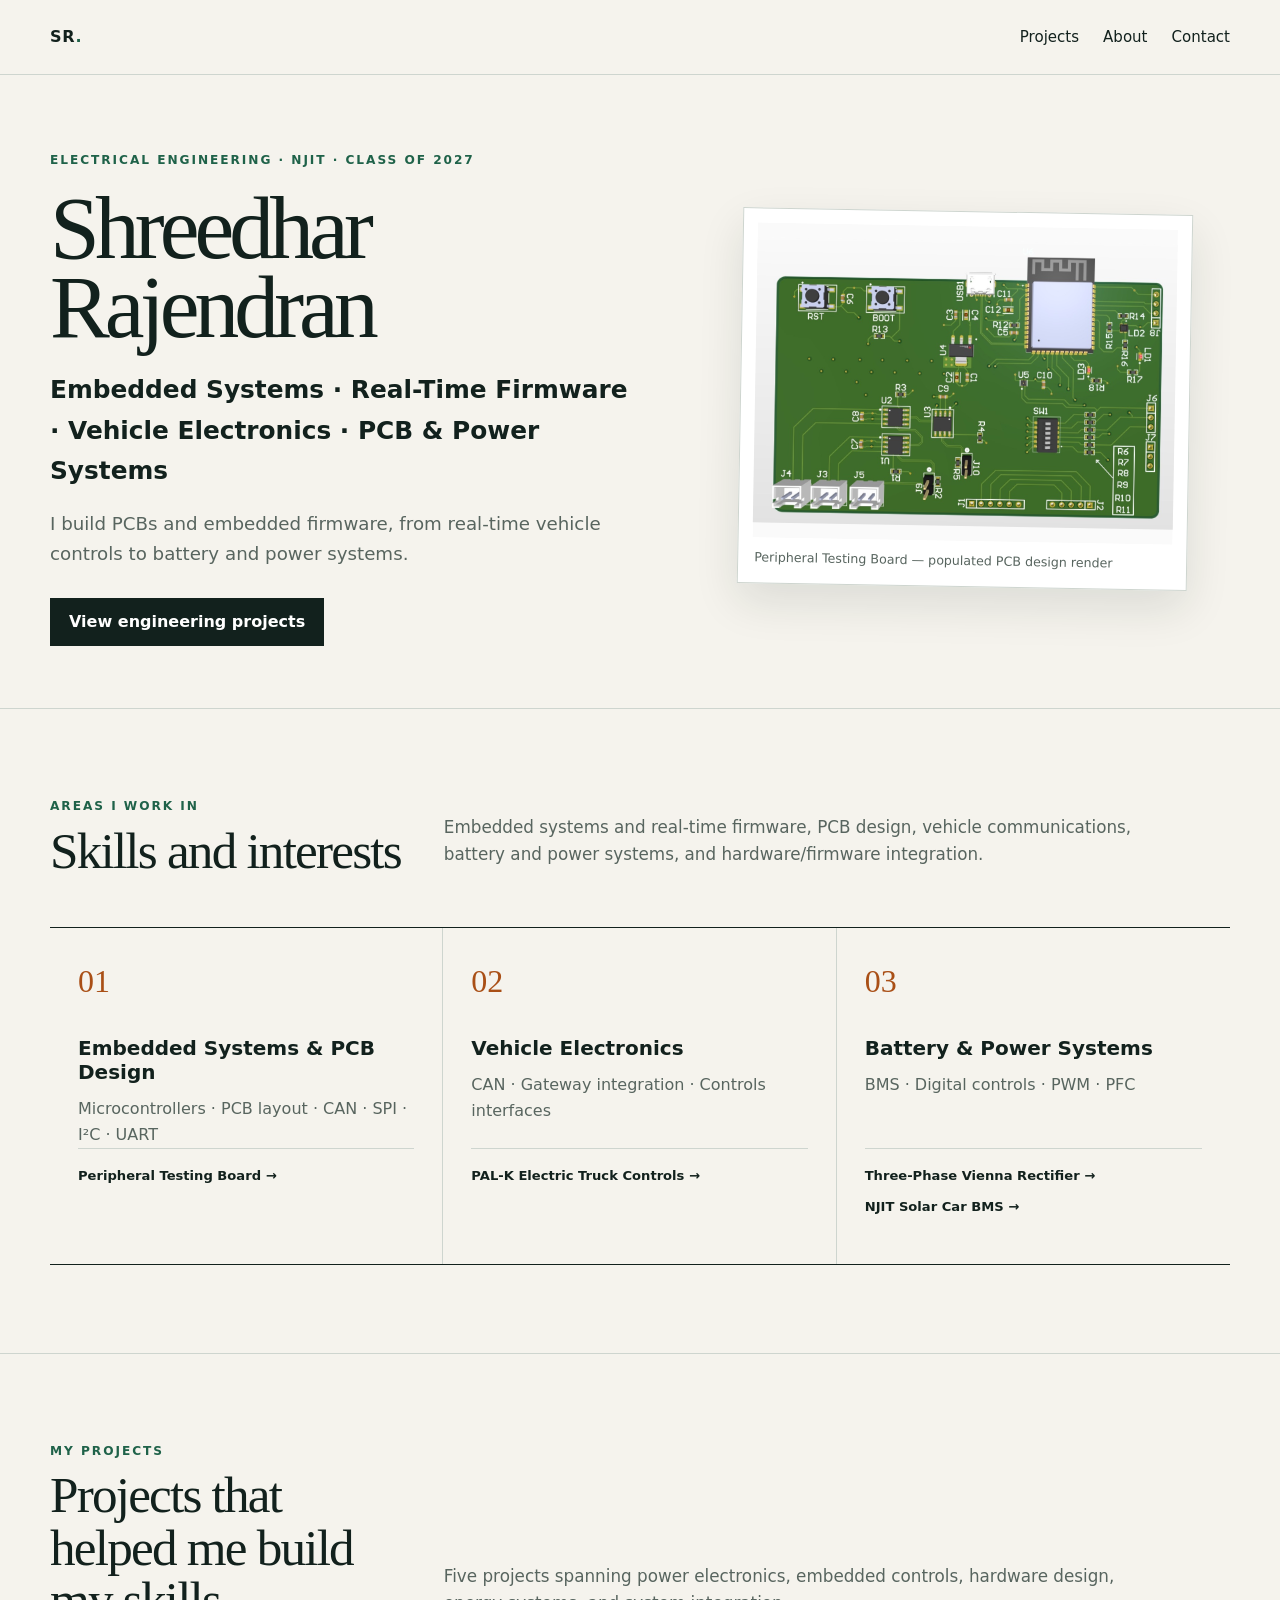
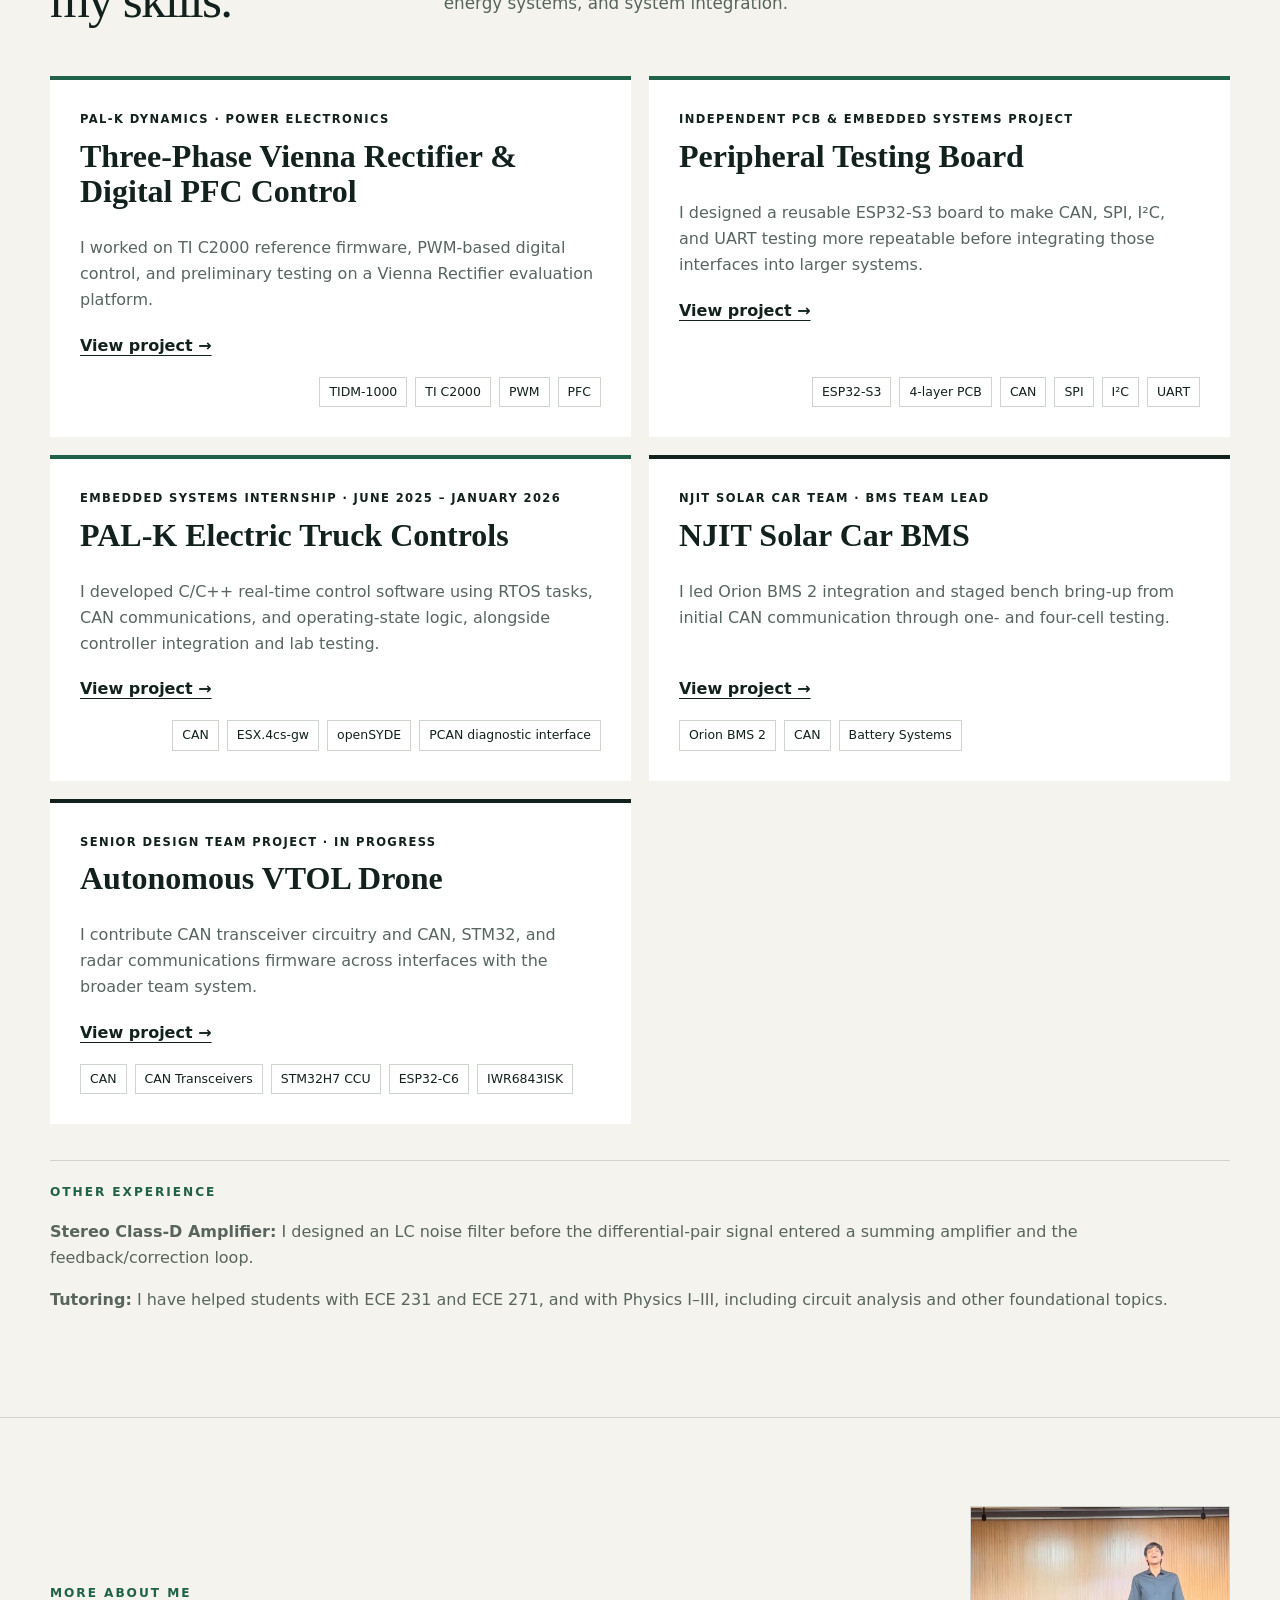
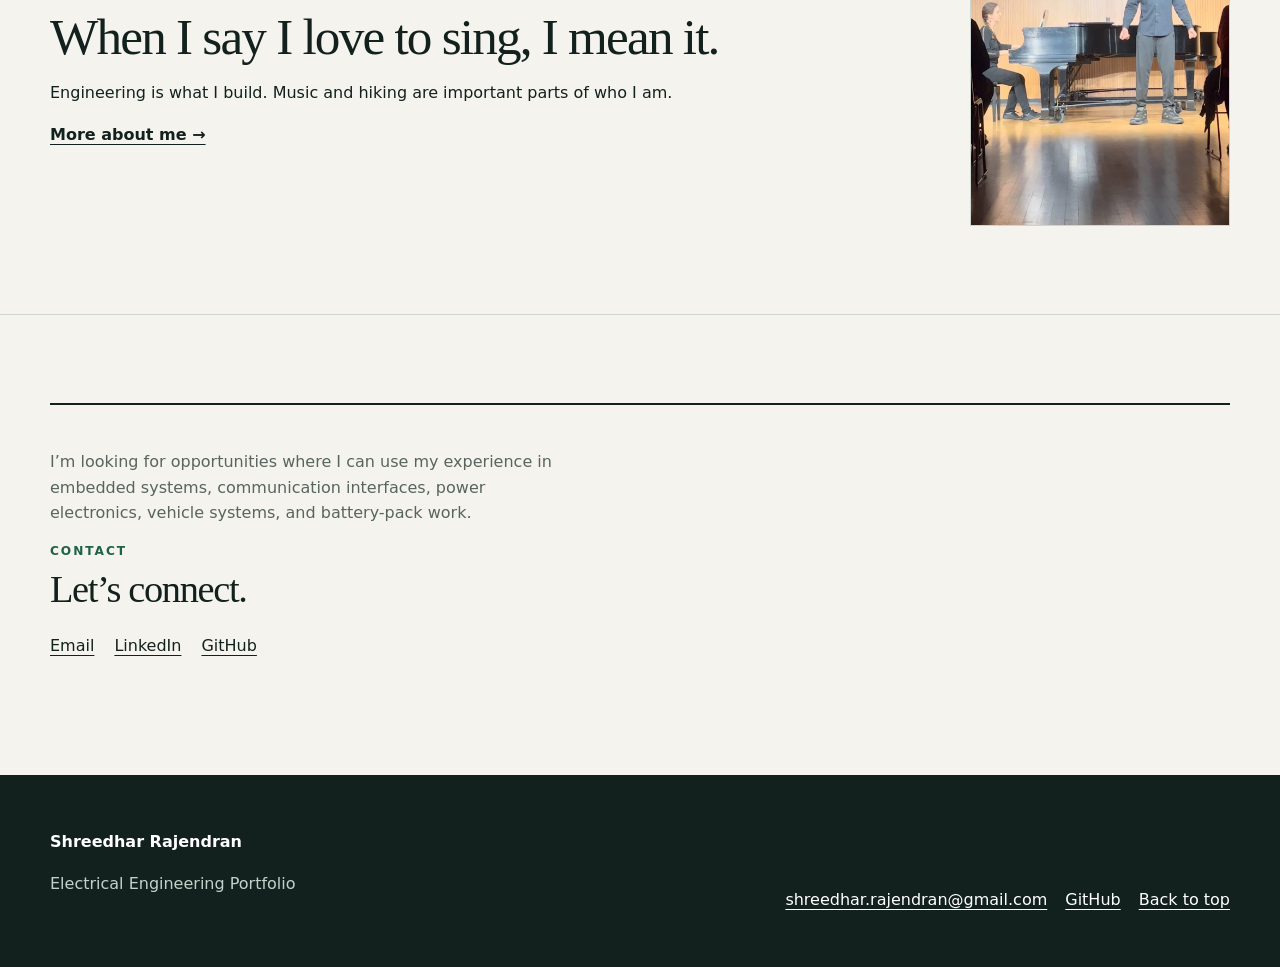
<file: index.html>
<!doctype html><html lang="en"><head><meta charset="utf-8"><meta name="viewport" content="width=device-width,initial-scale=1"><title>Shreedhar Rajendran | Electrical Engineering</title><meta name="description" content="Electrical engineering portfolio: embedded systems, PCB design, vehicle electronics, and battery and power systems."><link rel="icon" type="image/png" href="assets/icons/shreedhar-favicon.png"><link rel="icon" href="favicon.ico" sizes="any"><link rel="stylesheet" href="assets/css/site.css"></head><body id="top"><a class="skip" href="#main">Skip to content</a><header class="site-header"><div class="wrap nav"><a class="brand" href="index.html" aria-label="Shreedhar Rajendran home">SR<span>.</span></a><button class="menu-button" aria-expanded="false" aria-controls="nav-links">Menu</button><nav id="nav-links" class="nav-links" aria-label="Primary"><a href="#work">Projects</a><a href="#about">About</a><a href="#contact">Contact</a></nav></div></header><main id="main"><section class="hero"><div class="wrap hero-grid"><div><div class="eyebrow">Electrical Engineering · NJIT · Class of 2027</div><h1>Shreedhar<br>Rajendran</h1><p class="role">Embedded Systems · Real-Time Firmware · Vehicle Electronics · PCB &amp; Power Systems</p><p class="lede">I build PCBs and embedded firmware, from real-time vehicle controls to battery and power systems.</p><div class="actions"><a class="button primary" href="#work">View engineering projects</a></div></div><figure class="hero-visual"><img src="assets/images/peripheral-board-populated-1200.jpg" width="1200" height="814" alt="Populated PCB design render of the Peripheral Testing Board"><figcaption class="caption">Peripheral Testing Board — populated PCB design render</figcaption></figure></div></section><section class="section" aria-labelledby="areas-title"><div class="wrap"><div class="section-head"><div><div class="kicker">Areas I work in</div><h2 id="areas-title">Skills and interests</h2></div><p class="section-intro">Embedded systems and real-time firmware, PCB design, vehicle communications, battery and power systems, and hardware/firmware integration.</p></div><div class="domains"><article class="domain"><span class="num">01</span><h3>Embedded Systems &amp; PCB Design</h3><p>Microcontrollers · PCB layout · CAN · SPI · I²C · UART</p><div class="evidence-links"><p class="evidence-link"><a href="projects/peripheral-testing-board/index.html">Peripheral Testing Board →</a></p></div></article><article class="domain"><span class="num">02</span><h3>Vehicle Electronics</h3><p>CAN · Gateway integration · Controls interfaces</p><div class="evidence-links"><p class="evidence-link"><a href="projects/pal-k-electric-truck-controls/index.html">PAL-K Electric Truck Controls →</a></p></div></article><article class="domain"><span class="num">03</span><h3>Battery &amp; Power Systems</h3><p>BMS · Digital controls · PWM · PFC</p><div class="evidence-links"><p class="evidence-link"><a href="projects/three-phase-vienna-rectifier/index.html">Three-Phase Vienna Rectifier →</a></p><p class="evidence-link"><a href="projects/njit-solar-car-bms/index.html">NJIT Solar Car BMS →</a></p></div></article></div></div></section><section class="section" id="work" aria-labelledby="work-title"><div class="wrap"><div class="section-head"><div><div class="kicker">My projects</div><h2 id="work-title">Projects that helped me build my skills.</h2></div><p class="section-intro">Five projects spanning power electronics, embedded controls, hardware design, energy systems, and system integration.</p></div><div class="projects"><article class="project anchor"><div class="label">PAL-K Dynamics · Power Electronics</div><h3>Three-Phase Vienna Rectifier &amp; Digital PFC Control</h3><p>I worked on TI C2000 reference firmware, PWM-based digital control, and preliminary testing on a Vienna Rectifier evaluation platform.</p><a class="project-link" href="projects/three-phase-vienna-rectifier/index.html">View project →</a><div class="tags"><span class="tag">TIDM-1000</span><span class="tag">TI C2000</span><span class="tag">PWM</span><span class="tag">PFC</span></div></article><article class="project anchor"><div class="label">Independent PCB &amp; Embedded Systems Project</div><h3>Peripheral Testing Board</h3><p>I designed a reusable ESP32-S3 board to make CAN, SPI, I²C, and UART testing more repeatable before integrating those interfaces into larger systems.</p><a class="project-link" href="projects/peripheral-testing-board/index.html">View project →</a><div class="tags"><span class="tag">ESP32-S3</span><span class="tag">4-layer PCB</span><span class="tag">CAN</span><span class="tag">SPI</span><span class="tag">I²C</span><span class="tag">UART</span></div></article><article class="project anchor"><div class="label">Embedded Systems Internship · June 2025 – January 2026</div><h3>PAL-K Electric Truck Controls</h3><p>I developed C/C++ real-time control software using RTOS tasks, CAN communications, and operating-state logic, alongside controller integration and lab testing.</p><a class="project-link" href="projects/pal-k-electric-truck-controls/index.html">View project →</a><div class="tags"><span class="tag">CAN</span><span class="tag">ESX.4cs-gw</span><span class="tag">openSYDE</span><span class="tag">PCAN diagnostic interface</span></div></article><article class="project"><div class="label">NJIT Solar Car Team · BMS Team Lead</div><h3>NJIT Solar Car BMS</h3><p>I led Orion BMS 2 integration and staged bench bring-up from initial CAN communication through one- and four-cell testing.</p><a class="project-link" href="projects/njit-solar-car-bms/index.html">View project →</a><div class="tags"><span class="tag">Orion BMS 2</span><span class="tag">CAN</span><span class="tag">Battery Systems</span></div></article><article class="project"><div class="label">Senior design team project · In progress</div><h3>Autonomous VTOL Drone</h3><p>I contribute CAN transceiver circuitry and CAN, STM32, and radar communications firmware across interfaces with the broader team system.</p><a class="project-link" href="projects/autonomous-vtol-drone/index.html">View project →</a><div class="tags"><span class="tag">CAN</span><span class="tag">CAN Transceivers</span><span class="tag">STM32H7 CCU</span><span class="tag">ESP32-C6</span><span class="tag">IWR6843ISK</span></div></article></div><div class="supporting"><div class="kicker">Other experience</div><p><strong>Stereo Class-D Amplifier:</strong> I designed an LC noise filter before the differential-pair signal entered a summing amplifier and the feedback/correction loop.</p><p><strong>Tutoring:</strong> I have helped students with ECE 231 and ECE 271, and with Physics I–III, including circuit analysis and other foundational topics.</p></div></div></section><section class="section" id="about" aria-labelledby="about-title"><div class="wrap more-about"><div><div class="kicker">More about me</div><h2 id="about-title">When I say I love to sing, I mean it.</h2><p>Engineering is what I build. Music and hiking are important parts of who I am.</p><a class="project-link" href="about-me/index.html">More about me →</a></div><img src="assets/images/about/performance-current.jpg" width="946" height="1200" alt="Shreedhar Rajendran singing onstage beside a pianist"></div></section><section class="section" id="contact" aria-labelledby="contact-title"><div class="wrap contact-simple"><p>I’m looking for opportunities where I can use my experience in embedded systems, communication interfaces, power electronics, vehicle systems, and battery-pack work.</p><div class="kicker">Contact</div><h2 id="contact-title">Let’s connect.</h2><div class="contact-links" aria-label="Contact links"><a href="mailto:shreedhar.rajendran@gmail.com">Email</a><a href="https://www.linkedin.com/in/shreedharrajendran/" target="_blank" rel="noopener noreferrer">LinkedIn</a><a href="https://github.com/rshreedhar" target="_blank" rel="noopener noreferrer">GitHub</a></div></div></section></main><footer class="footer"><div class="wrap footer-grid"><div><strong>Shreedhar Rajendran</strong><p>Electrical Engineering Portfolio</p></div><div class="footer-links"><a href="mailto:shreedhar.rajendran@gmail.com">shreedhar.rajendran@gmail.com</a><a href="https://github.com/rshreedhar" target="_blank" rel="noopener noreferrer">GitHub</a><a href="#top">Back to top</a></div></div></footer><script src="assets/js/site.js"></script></body></html>
</file>
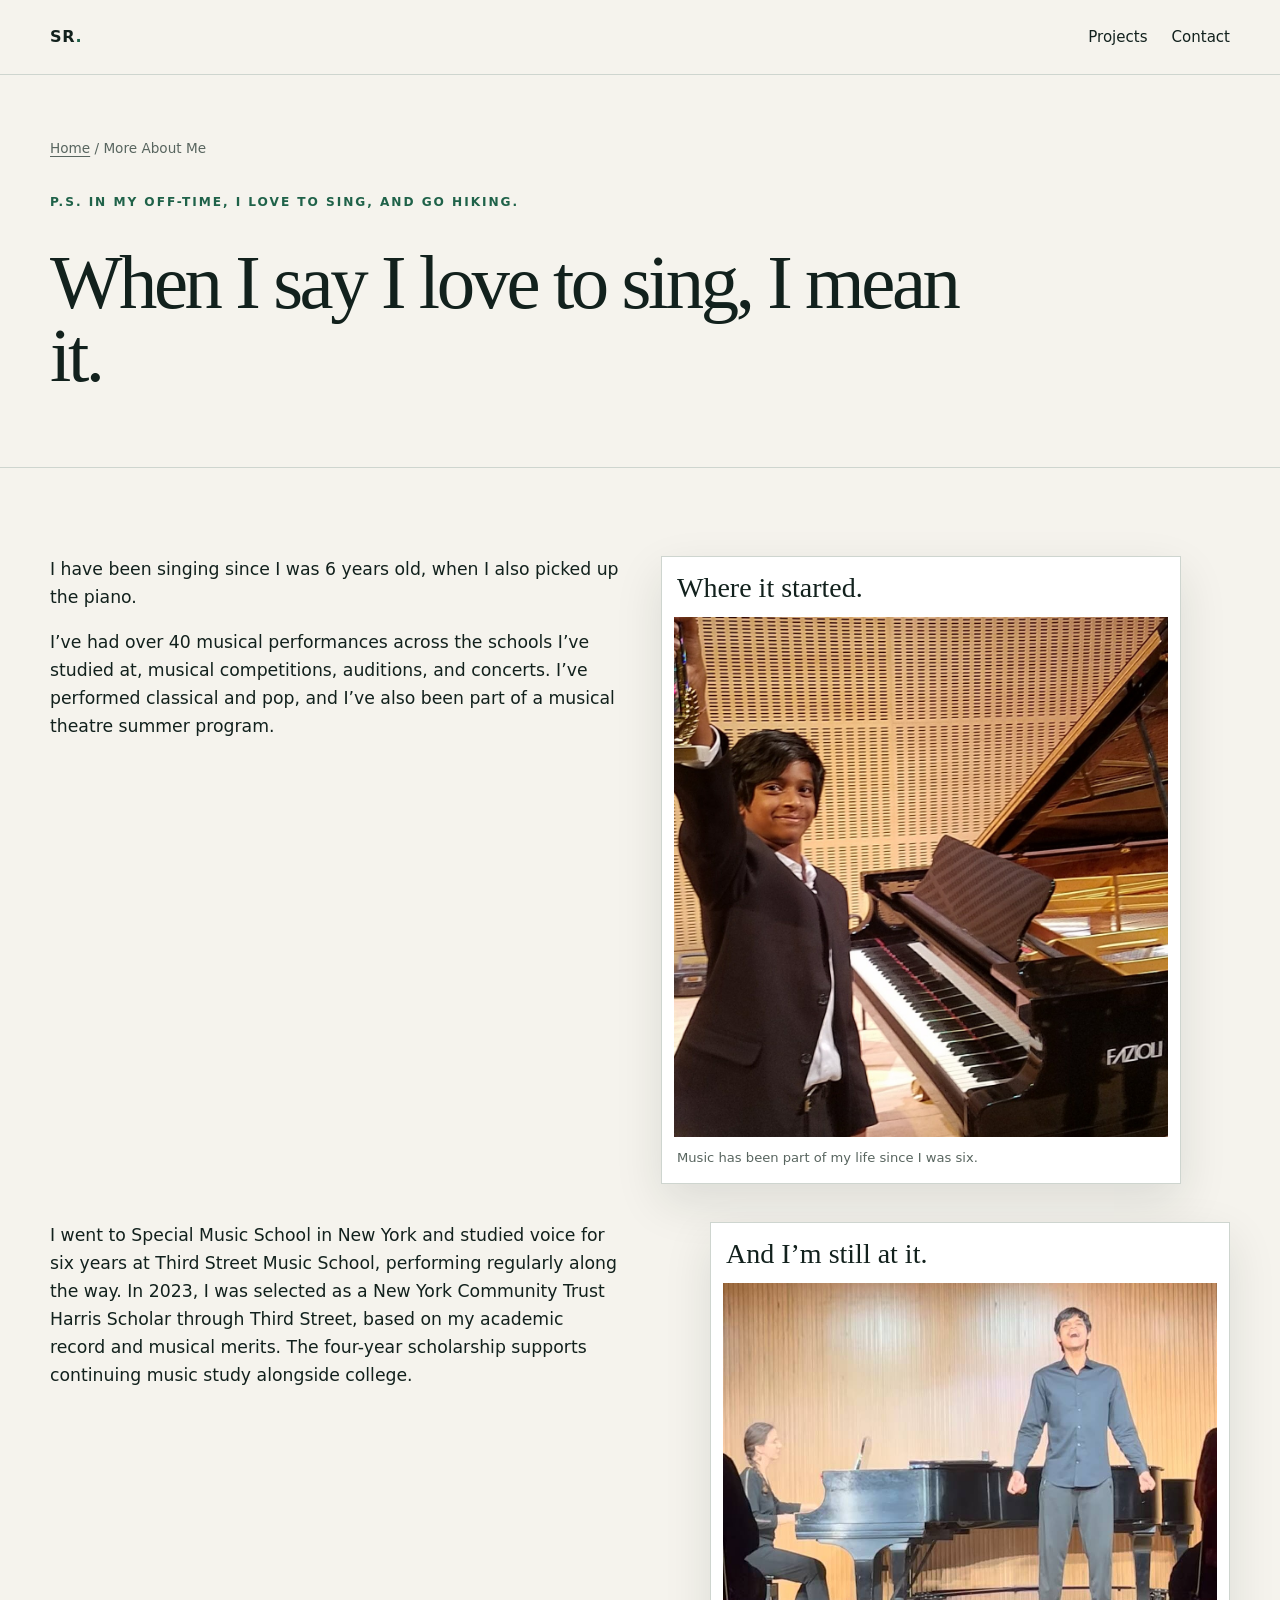
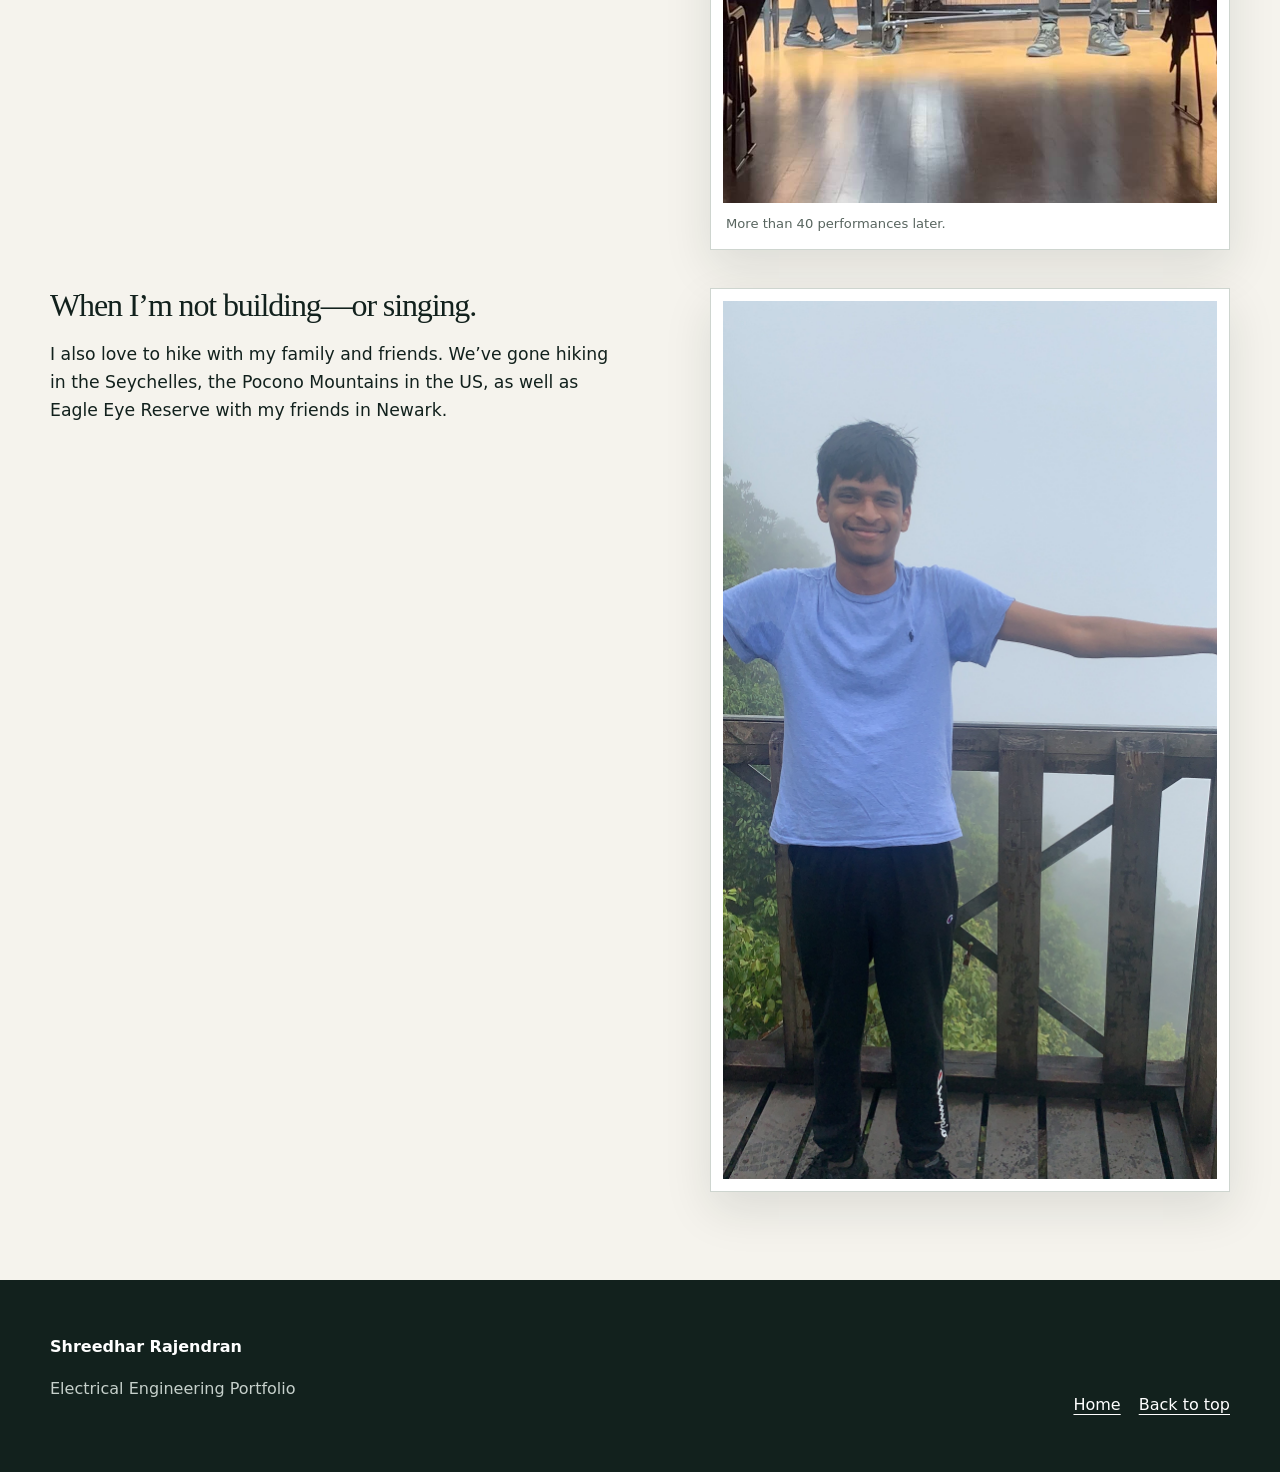
<file: about-me/index.html>
<!doctype html><html lang="en"><head><meta charset="utf-8"><meta name="viewport" content="width=device-width,initial-scale=1"><title>More About Me | Shreedhar Rajendran</title><link rel="icon" type="image/png" href="../assets/icons/shreedhar-favicon.png"><link rel="icon" href="../favicon.ico" sizes="any"><link rel="stylesheet" href="../assets/css/site.css"></head><body id="top"><a class="skip" href="#main">Skip to content</a><header class="site-header"><div class="wrap nav"><a class="brand" href="../index.html" aria-label="Shreedhar Rajendran home">SR<span>.</span></a><button class="menu-button" aria-expanded="false" aria-controls="nav-links">Menu</button><nav id="nav-links" class="nav-links" aria-label="Primary"><a href="../index.html#work">Projects</a><a href="../index.html#contact">Contact</a></nav></div></header><main id="main"><header class="project-hero about-hero"><div class="wrap"><div class="breadcrumbs"><a href="../index.html">Home</a> / More About Me</div><p class="eyebrow">P.S. In my off-time, I love to sing, and go hiking.</p><h1>When I say I love to sing, I mean it.</h1></div></header><section class="section"><div class="wrap personal-story"><div class="story-copy"><p>I have been singing since I was 6 years old, when I also picked up the piano.</p><p>I’ve had over 40 musical performances across the schools I’ve studied at, musical competitions, auditions, and concerts. I’ve performed classical and pop, and I’ve also been part of a musical theatre summer program.</p></div><figure class="story-image archive"><div class="story-label">Where it started.</div><img src="../assets/images/about/music-archive-piano-trophy.jpg" width="1152" height="1440" alt="Young Shreedhar Rajendran holding a trophy beside a grand piano"><figcaption>Music has been part of my life since I was six.</figcaption></figure><div class="story-copy"><p>I went to Special Music School in New York and studied voice for six years at Third Street Music School, performing regularly along the way. In 2023, I was selected as a New York Community Trust Harris Scholar through Third Street, based on my academic record and musical merits. The four-year scholarship supports continuing music study alongside college.</p></div><figure class="story-image performance"><div class="story-label">And I’m still at it.</div><img src="../assets/images/about/performance-current.jpg" width="946" height="1200" alt="Shreedhar Rajendran singing onstage beside a pianist"><figcaption>More than 40 performances later.</figcaption></figure><div class="story-copy hiking-copy"><h2>When I’m not building—or singing.</h2><p>I also love to hike with my family and friends. We’ve gone hiking in the Seychelles, the Pocono Mountains in the US, as well as Eagle Eye Reserve with my friends in Newark.</p></div><figure class="story-image hiking"><img src="../assets/images/about/hiking-full.jpg" width="900" height="1200" alt="Shreedhar Rajendran at a foggy hiking viewpoint"></figure></div></section></main><footer class="footer"><div class="wrap footer-grid"><div><strong>Shreedhar Rajendran</strong><p>Electrical Engineering Portfolio</p></div><div class="footer-links"><a href="../index.html">Home</a><a href="#top">Back to top</a></div></div></footer><script src="../assets/js/site.js"></script></body></html>
</file>
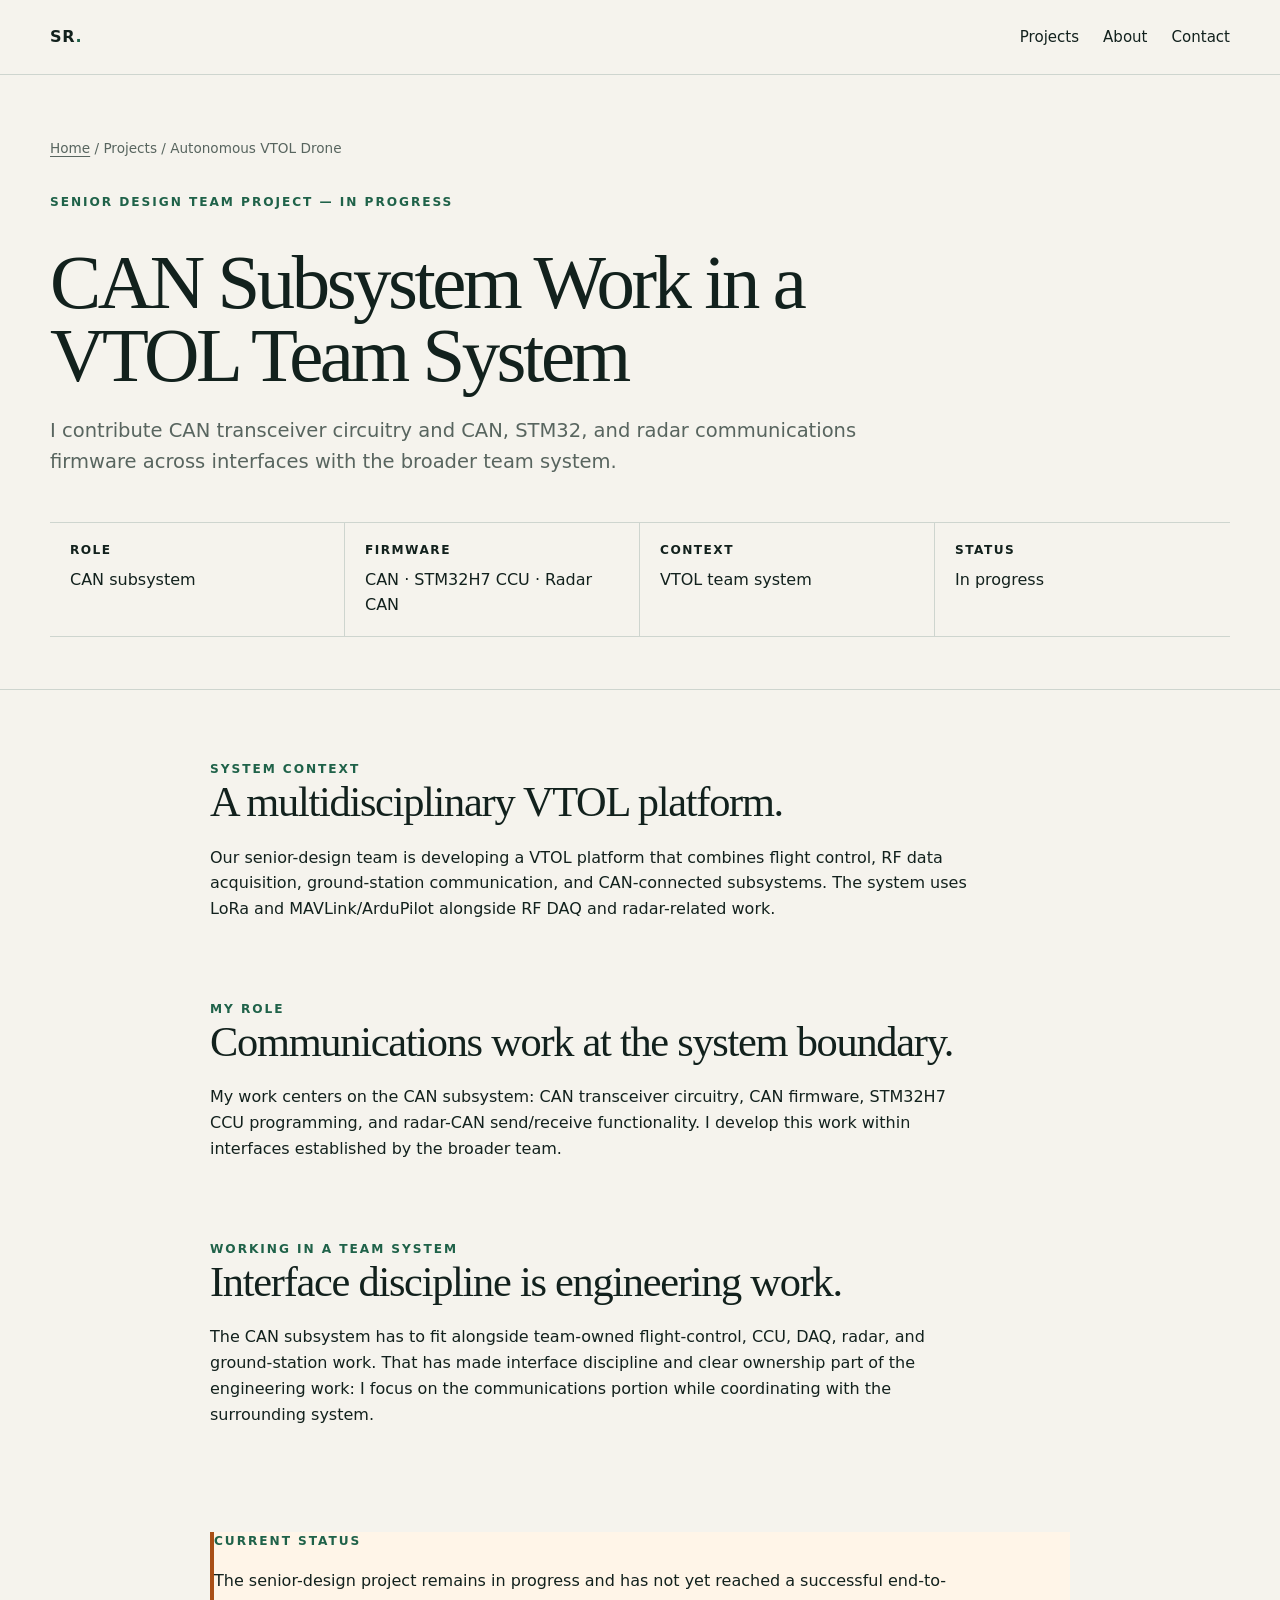
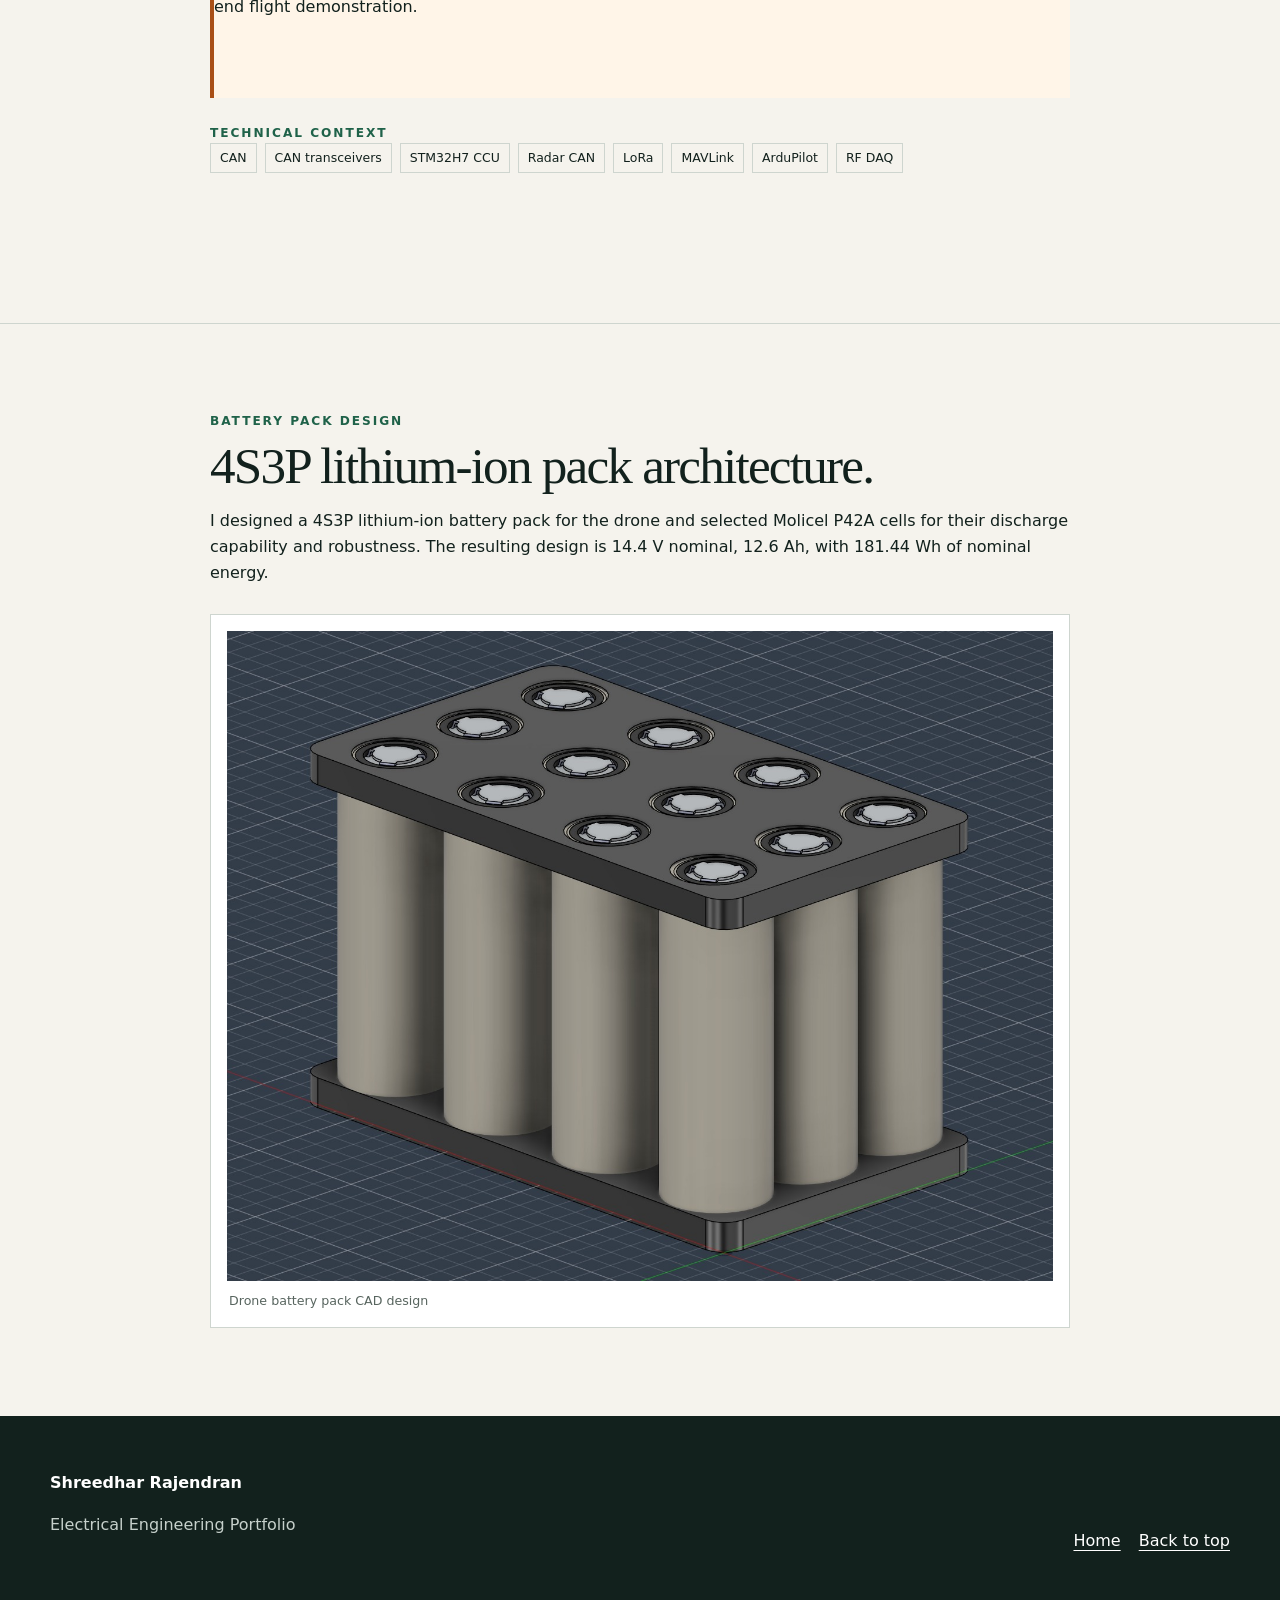
<file: projects/autonomous-vtol-drone/index.html>
<!doctype html><html lang="en"><head><meta charset="utf-8"><meta name="viewport" content="width=device-width,initial-scale=1"><title>Autonomous VTOL Drone | Shreedhar Rajendran</title><meta name="description" content="CAN subsystem contribution in an in-progress multidisciplinary VTOL senior-design project."><link rel="icon" type="image/png" href="../../assets/icons/shreedhar-favicon.png"><link rel="icon" href="../../favicon.ico" sizes="any"><link rel="stylesheet" href="../../assets/css/site.css"></head><body id="top"><a class="skip" href="#main">Skip to content</a><header class="site-header"><div class="wrap nav"><a class="brand" href="../../index.html">SR<span>.</span></a><button class="menu-button" aria-expanded="false" aria-controls="nav-links">Menu</button><nav id="nav-links" class="nav-links" aria-label="Primary"><a href="../../index.html#work">Projects</a><a href="../../index.html#about">About</a><a href="../../index.html#contact">Contact</a></nav></div></header><main id="main"><header class="project-hero"><div class="wrap"><div class="breadcrumbs"><a href="../../index.html">Home</a> / Projects / Autonomous VTOL Drone</div><div class="eyebrow" style="margin-top:34px">Senior Design Team Project — In Progress</div><h1>CAN Subsystem Work in a VTOL Team System</h1><p class="project-summary">I contribute CAN transceiver circuitry and CAN, STM32, and radar communications firmware across interfaces with the broader team system.</p><div class="facts"><div class="fact"><strong>Role</strong>CAN subsystem</div><div class="fact"><strong>Firmware</strong>CAN · STM32H7 CCU · Radar CAN</div><div class="fact"><strong>Context</strong>VTOL team system</div><div class="fact"><strong>Status</strong>In progress</div></div></div></header><section class="section narrative-page"><div class="wrap narrow story"><section><div class="kicker">System context</div><h2>A multidisciplinary VTOL platform.</h2><p>Our senior-design team is developing a VTOL platform that combines flight control, RF data acquisition, ground-station communication, and CAN-connected subsystems. The system uses LoRa and MAVLink/ArduPilot alongside RF DAQ and radar-related work.</p></section><section><div class="kicker">My role</div><h2>Communications work at the system boundary.</h2><p>My work centers on the CAN subsystem: CAN transceiver circuitry, CAN firmware, STM32H7 CCU programming, and radar-CAN send/receive functionality. I develop this work within interfaces established by the broader team.</p></section><section><div class="kicker">Working in a team system</div><h2>Interface discipline is engineering work.</h2><p>The CAN subsystem has to fit alongside team-owned flight-control, CCU, DAQ, radar, and ground-station work. That has made interface discipline and clear ownership part of the engineering work: I focus on the communications portion while coordinating with the surrounding system.</p></section><section class="status-note"><div class="kicker">Current status</div><p>The senior-design project remains in progress and has not yet reached a successful end-to-end flight demonstration.</p></section><section><div class="kicker">Technical context</div><div class="tags"><span class="tag">CAN</span><span class="tag">CAN transceivers</span><span class="tag">STM32H7 CCU</span><span class="tag">Radar CAN</span><span class="tag">LoRa</span><span class="tag">MAVLink</span><span class="tag">ArduPilot</span><span class="tag">RF DAQ</span></div></section></div></section><section class="section"><div class="wrap narrow"><div class="kicker">Battery pack design</div><h2>4S3P lithium-ion pack architecture.</h2><p>I designed a 4S3P lithium-ion battery pack for the drone and selected Molicel P42A cells for their discharge capability and robustness. The resulting design is 14.4 V nominal, 12.6 Ah, with 181.44 Wh of nominal energy.</p><figure class="evidence-figure"><img src="../../assets/images/drone/battery-pack-cad.jpeg" alt="CAD render of the 4S3P drone battery pack design"><figcaption class="caption">Drone battery pack CAD design</figcaption></figure></div></section></main><footer class="footer"><div class="wrap footer-grid"><div><strong>Shreedhar Rajendran</strong><p>Electrical Engineering Portfolio</p></div><div class="footer-links"><a href="../../index.html">Home</a><a href="#top">Back to top</a></div></div></footer><script src="../../assets/js/site.js"></script></body></html>
</file>
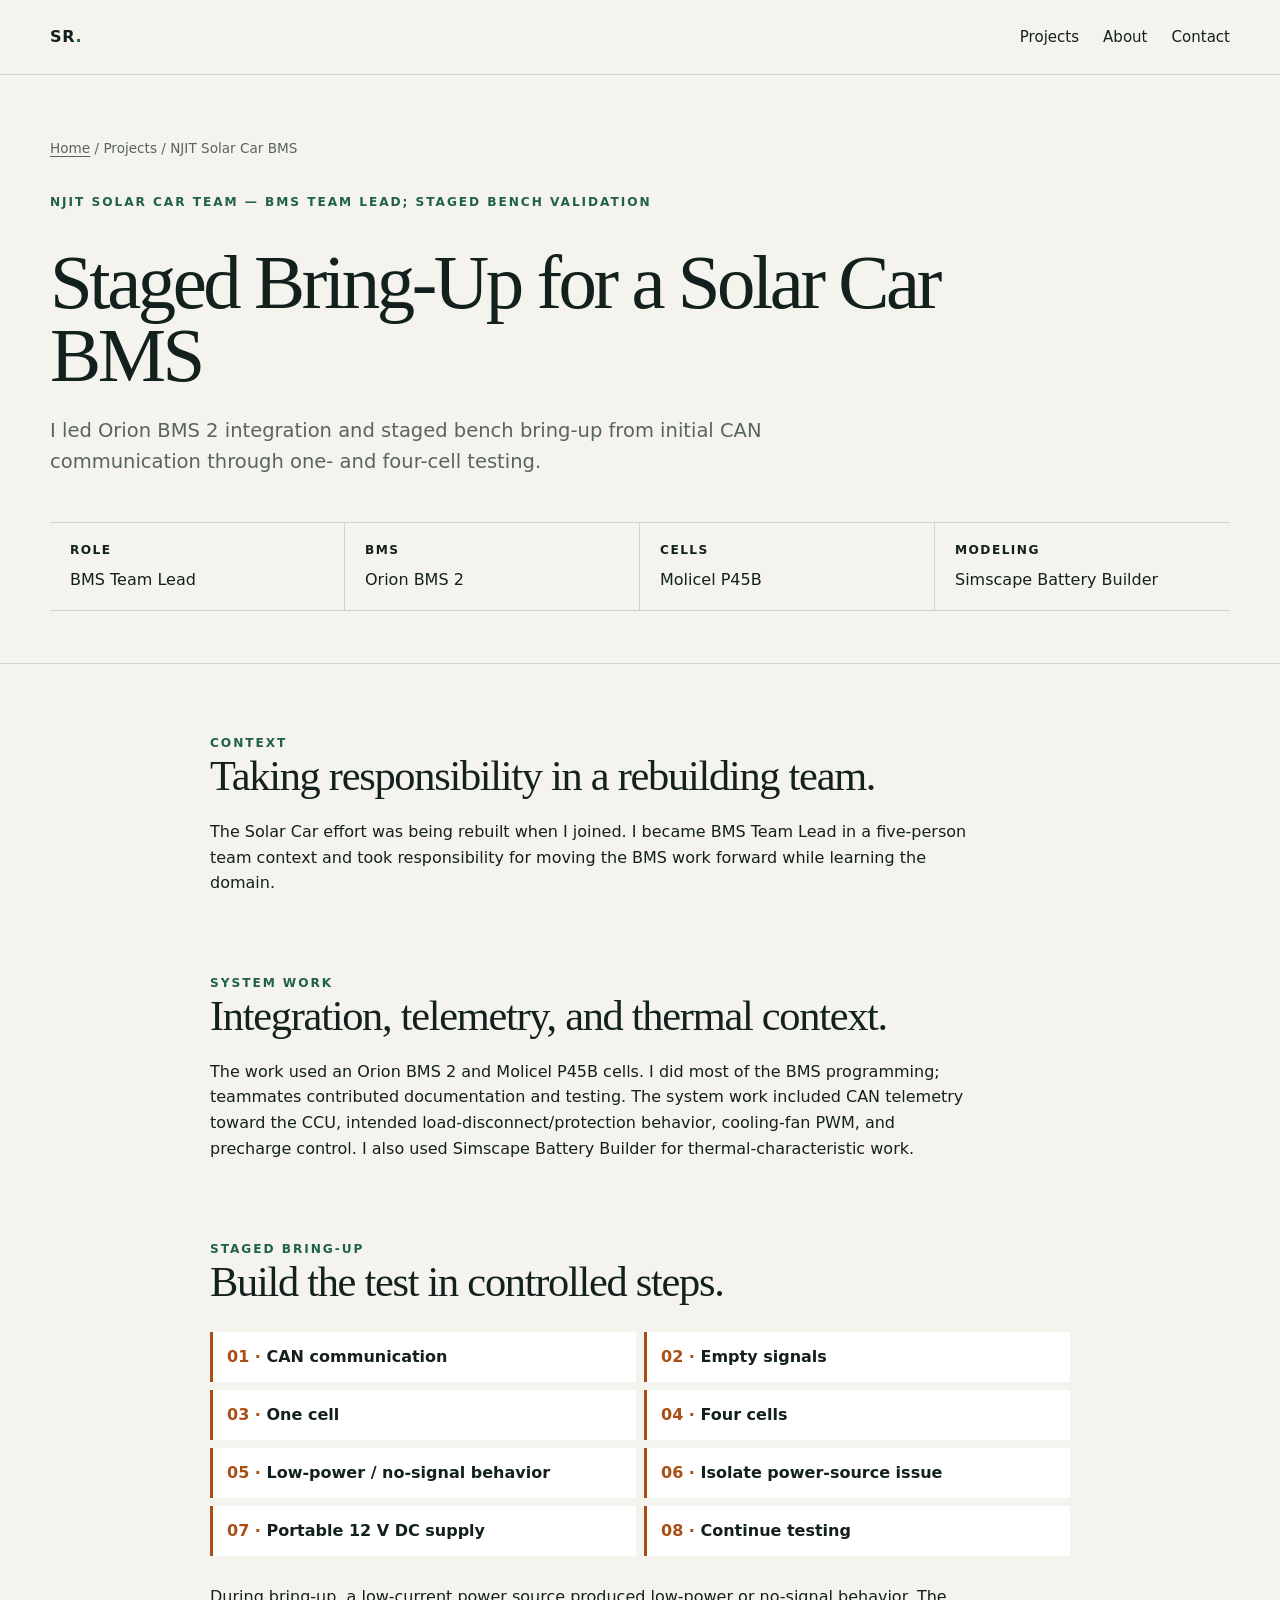
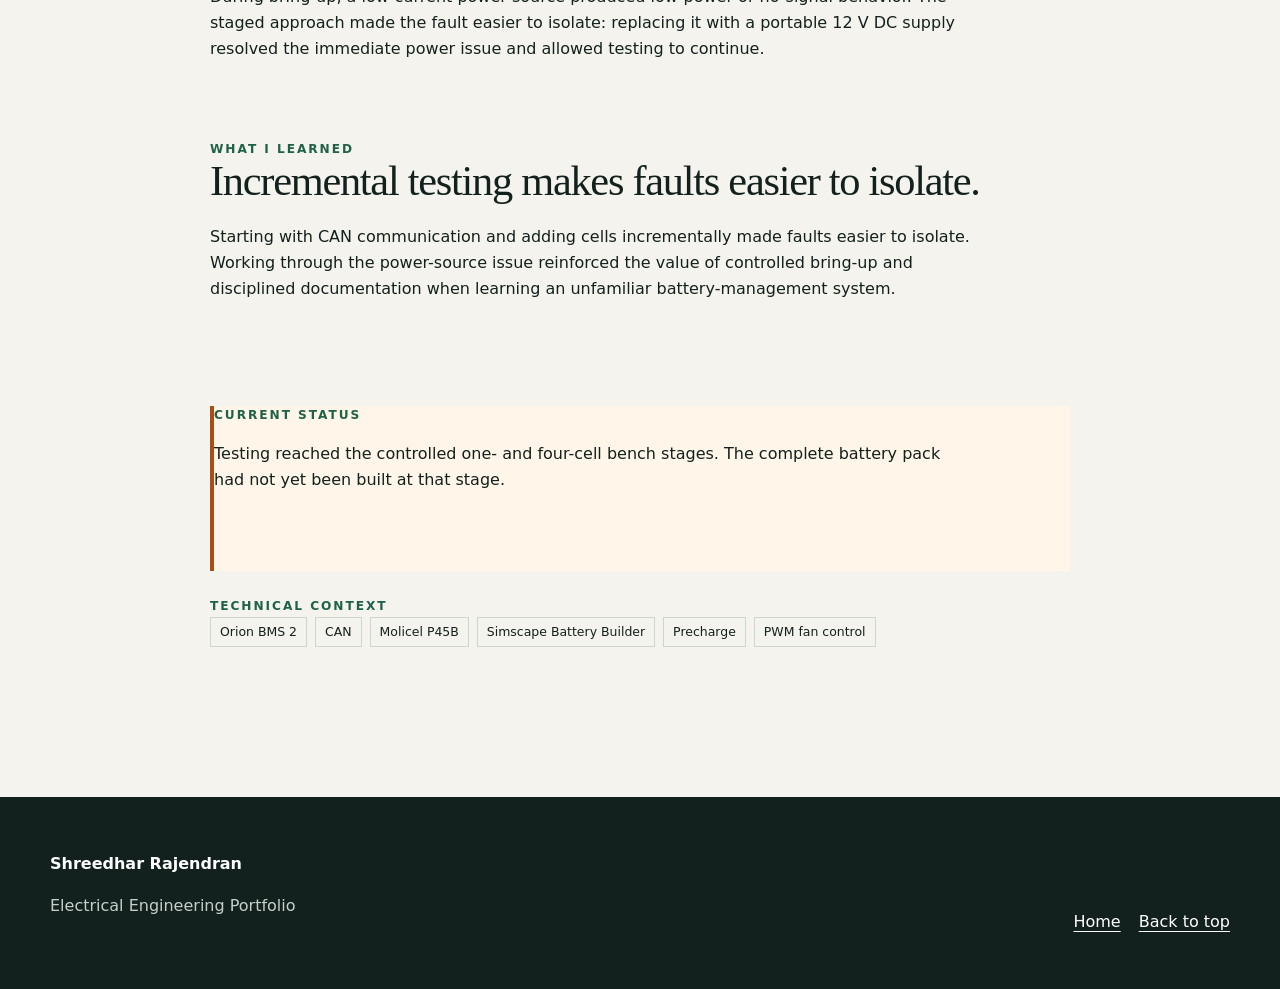
<file: projects/njit-solar-car-bms/index.html>
<!doctype html><html lang="en"><head><meta charset="utf-8"><meta name="viewport" content="width=device-width,initial-scale=1"><title>NJIT Solar Car BMS | Shreedhar Rajendran</title><meta name="description" content="Orion BMS 2 integration and staged bench bring-up for NJIT Solar Car."><link rel="icon" type="image/png" href="../../assets/icons/shreedhar-favicon.png"><link rel="icon" href="../../favicon.ico" sizes="any"><link rel="stylesheet" href="../../assets/css/site.css"></head><body id="top"><a class="skip" href="#main">Skip to content</a><header class="site-header"><div class="wrap nav"><a class="brand" href="../../index.html">SR<span>.</span></a><button class="menu-button" aria-expanded="false" aria-controls="nav-links">Menu</button><nav id="nav-links" class="nav-links" aria-label="Primary"><a href="../../index.html#work">Projects</a><a href="../../index.html#about">About</a><a href="../../index.html#contact">Contact</a></nav></div></header><main id="main"><header class="project-hero"><div class="wrap"><div class="breadcrumbs"><a href="../../index.html">Home</a> / Projects / NJIT Solar Car BMS</div><div class="eyebrow" style="margin-top:34px">NJIT Solar Car Team — BMS Team Lead; Staged Bench Validation</div><h1>Staged Bring-Up for a Solar Car BMS</h1><p class="project-summary">I led Orion BMS 2 integration and staged bench bring-up from initial CAN communication through one- and four-cell testing.</p><div class="facts"><div class="fact"><strong>Role</strong>BMS Team Lead</div><div class="fact"><strong>BMS</strong>Orion BMS 2</div><div class="fact"><strong>Cells</strong>Molicel P45B</div><div class="fact"><strong>Modeling</strong>Simscape Battery Builder</div></div></div></header><section class="section narrative-page"><div class="wrap narrow story"><section><div class="kicker">Context</div><h2>Taking responsibility in a rebuilding team.</h2><p>The Solar Car effort was being rebuilt when I joined. I became BMS Team Lead in a five-person team context and took responsibility for moving the BMS work forward while learning the domain.</p></section><section><div class="kicker">System work</div><h2>Integration, telemetry, and thermal context.</h2><p>The work used an Orion BMS 2 and Molicel P45B cells. I did most of the BMS programming; teammates contributed documentation and testing. The system work included CAN telemetry toward the CCU, intended load-disconnect/protection behavior, cooling-fan PWM, and precharge control. I also used Simscape Battery Builder for thermal-characteristic work.</p></section><section><div class="kicker">Staged bring-up</div><h2>Build the test in controlled steps.</h2><ol class="sequence"><li>CAN communication</li><li>Empty signals</li><li>One cell</li><li>Four cells</li><li>Low-power / no-signal behavior</li><li>Isolate power-source issue</li><li>Portable 12 V DC supply</li><li>Continue testing</li></ol><p>During bring-up, a low-current power source produced low-power or no-signal behavior. The staged approach made the fault easier to isolate: replacing it with a portable 12 V DC supply resolved the immediate power issue and allowed testing to continue.</p></section><section><div class="kicker">What I learned</div><h2>Incremental testing makes faults easier to isolate.</h2><p>Starting with CAN communication and adding cells incrementally made faults easier to isolate. Working through the power-source issue reinforced the value of controlled bring-up and disciplined documentation when learning an unfamiliar battery-management system.</p></section><section class="status-note"><div class="kicker">Current status</div><p>Testing reached the controlled one- and four-cell bench stages. The complete battery pack had not yet been built at that stage.</p></section><section><div class="kicker">Technical context</div><div class="tags"><span class="tag">Orion BMS 2</span><span class="tag">CAN</span><span class="tag">Molicel P45B</span><span class="tag">Simscape Battery Builder</span><span class="tag">Precharge</span><span class="tag">PWM fan control</span></div></section></div></section></main><footer class="footer"><div class="wrap footer-grid"><div><strong>Shreedhar Rajendran</strong><p>Electrical Engineering Portfolio</p></div><div class="footer-links"><a href="../../index.html">Home</a><a href="#top">Back to top</a></div></div></footer><script src="../../assets/js/site.js"></script></body></html>
</file>
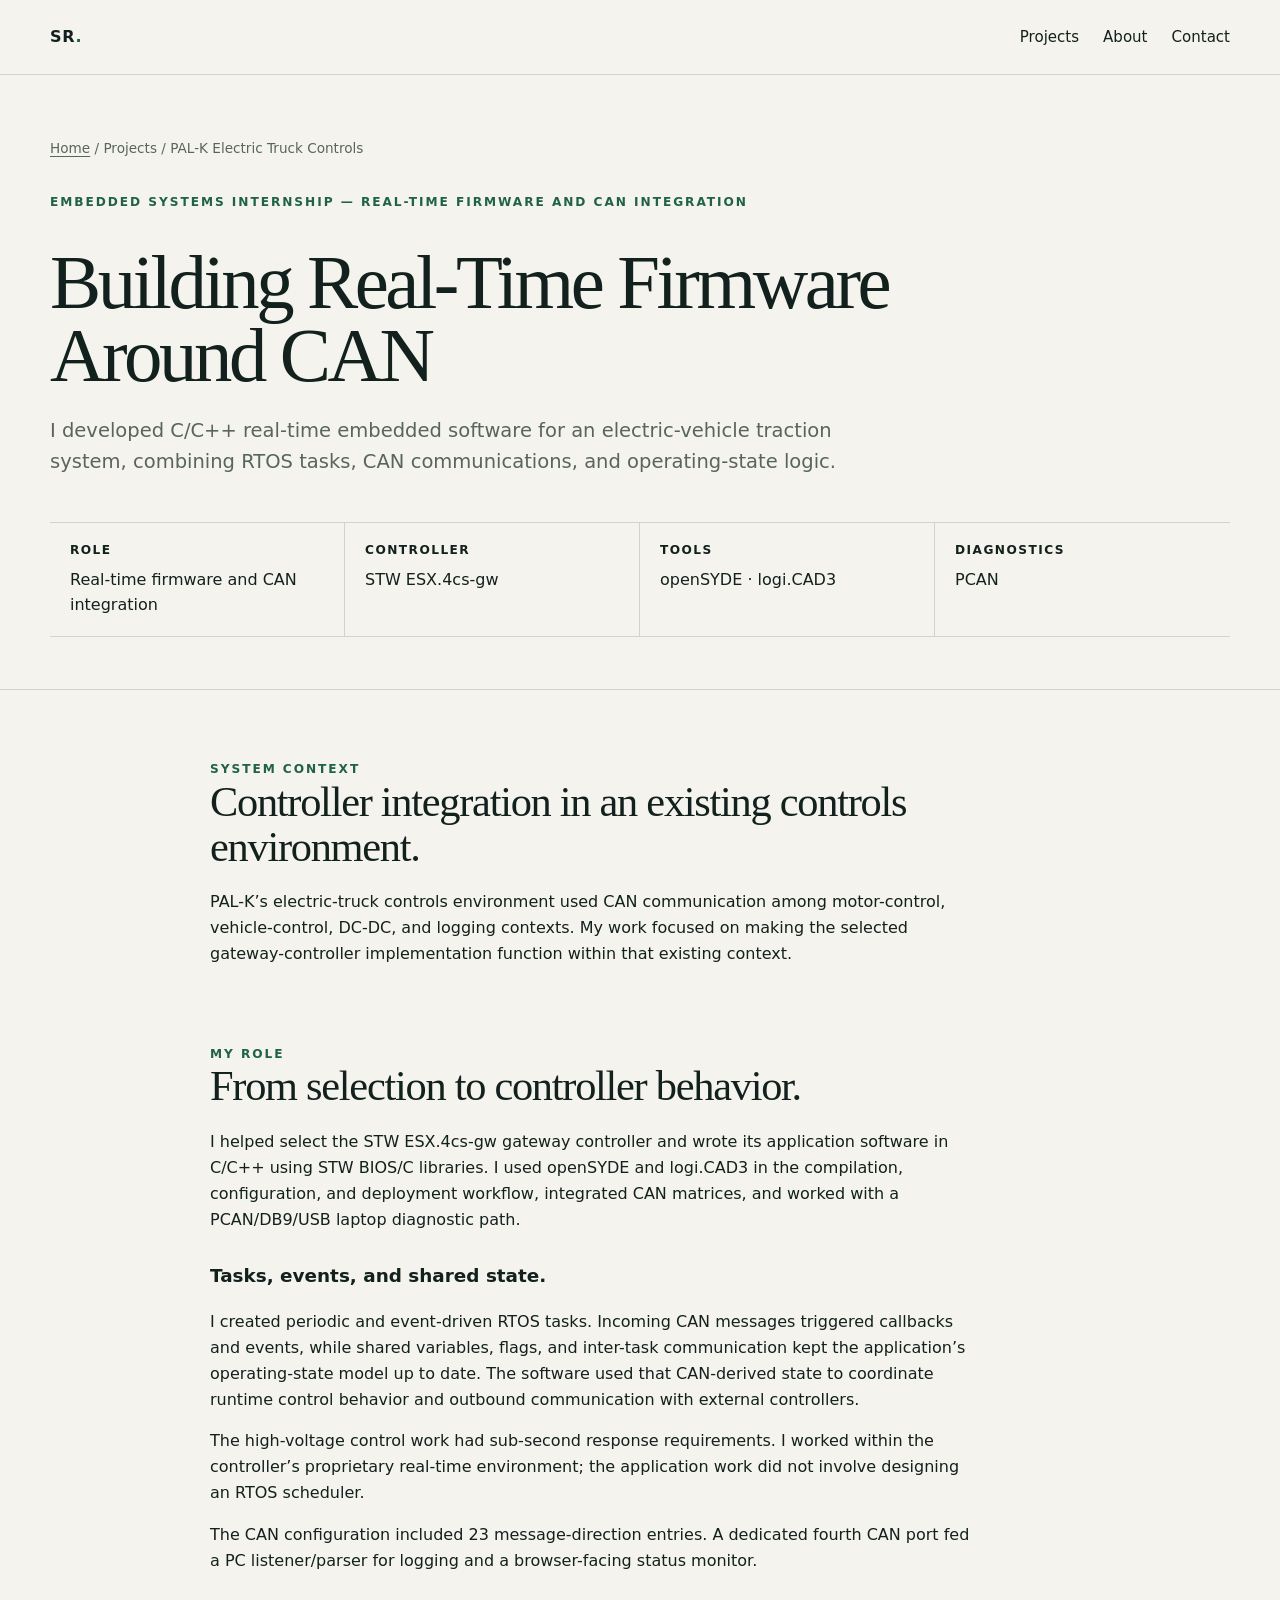
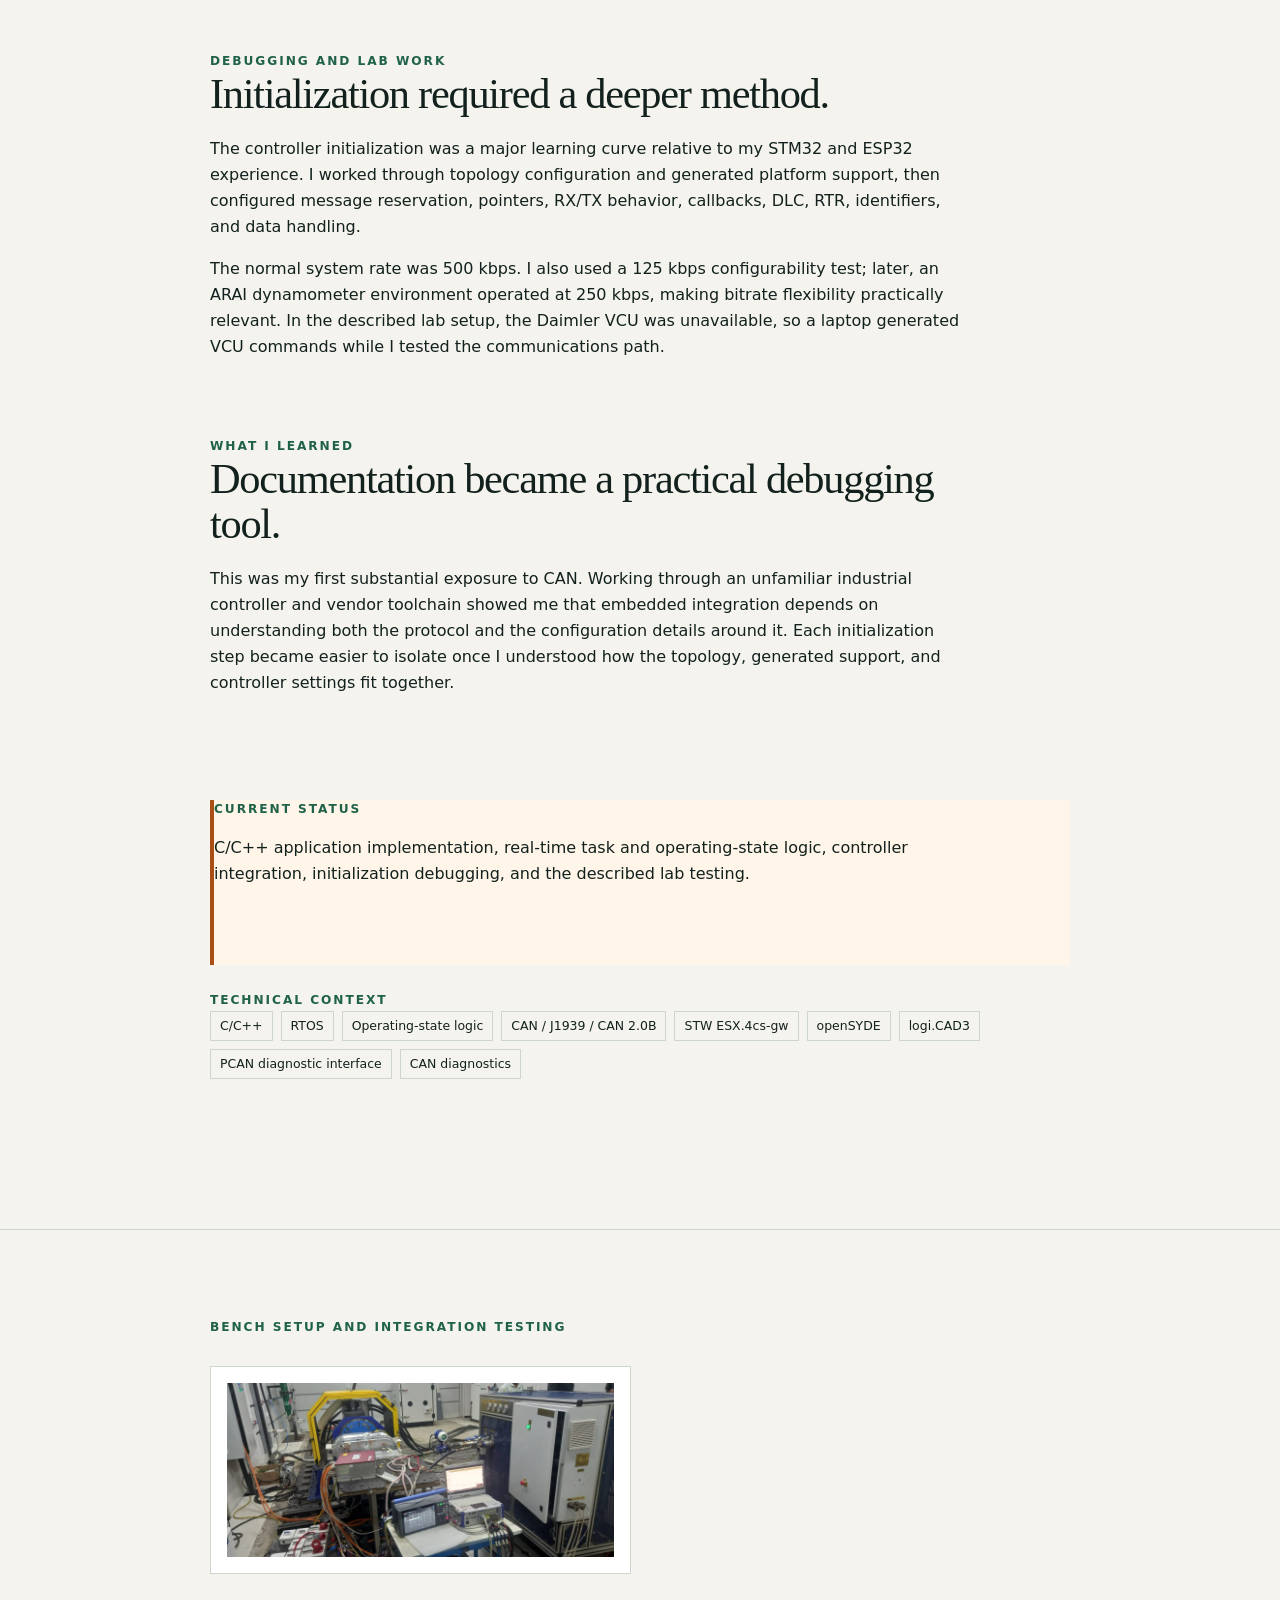
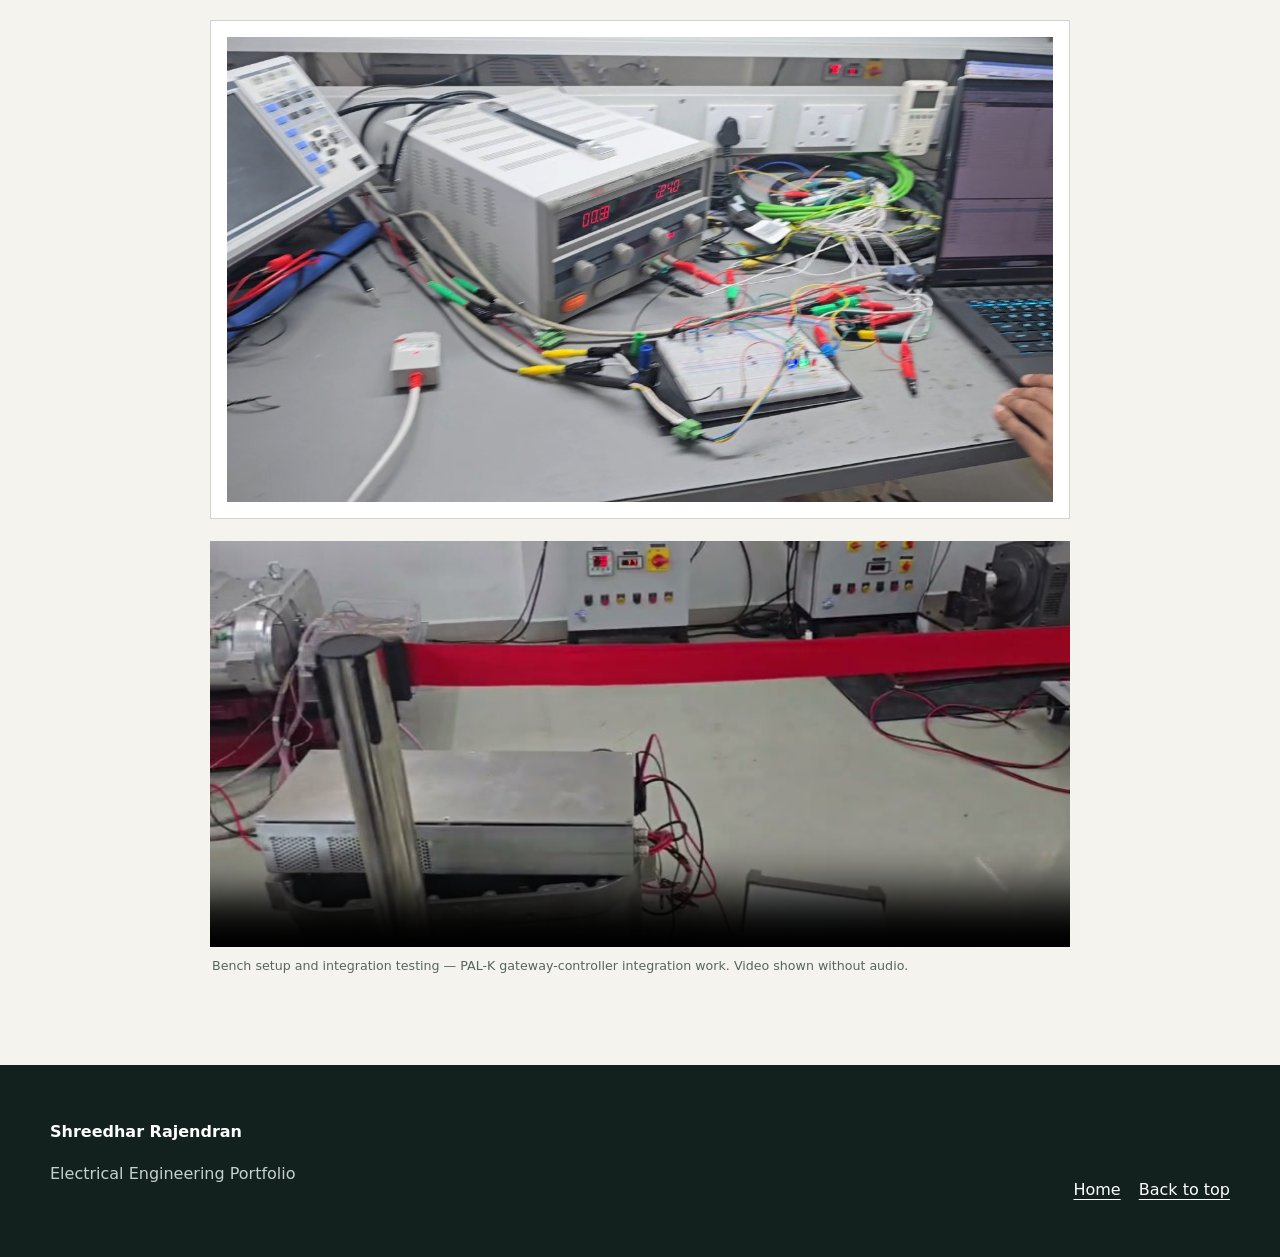
<file: projects/pal-k-electric-truck-controls/index.html>
<!doctype html><html lang="en"><head><meta charset="utf-8"><meta name="viewport" content="width=device-width,initial-scale=1"><title>PAL-K Electric Truck Controls | Shreedhar Rajendran</title><meta name="description" content="CAN gateway integration and lab testing during an embedded systems internship."><link rel="icon" type="image/png" href="../../assets/icons/shreedhar-favicon.png"><link rel="icon" href="../../favicon.ico" sizes="any"><link rel="stylesheet" href="../../assets/css/site.css"></head><body id="top"><a class="skip" href="#main">Skip to content</a><header class="site-header"><div class="wrap nav"><a class="brand" href="../../index.html">SR<span>.</span></a><button class="menu-button" aria-expanded="false" aria-controls="nav-links">Menu</button><nav id="nav-links" class="nav-links" aria-label="Primary"><a href="../../index.html#work">Projects</a><a href="../../index.html#about">About</a><a href="../../index.html#contact">Contact</a></nav></div></header><main id="main"><header class="project-hero"><div class="wrap"><div class="breadcrumbs"><a href="../../index.html">Home</a> / Projects / PAL-K Electric Truck Controls</div><div class="eyebrow" style="margin-top:34px">Embedded Systems Internship — Real-Time Firmware and CAN Integration</div><h1>Building Real-Time Firmware Around CAN</h1><p class="project-summary">I developed C/C++ real-time embedded software for an electric-vehicle traction system, combining RTOS tasks, CAN communications, and operating-state logic.</p><div class="facts"><div class="fact"><strong>Role</strong>Real-time firmware and CAN integration</div><div class="fact"><strong>Controller</strong>STW ESX.4cs-gw</div><div class="fact"><strong>Tools</strong>openSYDE · logi.CAD3</div><div class="fact"><strong>Diagnostics</strong>PCAN</div></div></div></header><section class="section narrative-page"><div class="wrap narrow story"><section><div class="kicker">System context</div><h2>Controller integration in an existing controls environment.</h2><p>PAL-K’s electric-truck controls environment used CAN communication among motor-control, vehicle-control, DC-DC, and logging contexts. My work focused on making the selected gateway-controller implementation function within that existing context.</p></section><section><div class="kicker">My role</div><h2>From selection to controller behavior.</h2><p>I helped select the STW ESX.4cs-gw gateway controller and wrote its application software in C/C++ using STW BIOS/C libraries. I used openSYDE and logi.CAD3 in the compilation, configuration, and deployment workflow, integrated CAN matrices, and worked with a PCAN/DB9/USB laptop diagnostic path.</p><h3>Tasks, events, and shared state.</h3><p>I created periodic and event-driven RTOS tasks. Incoming CAN messages triggered callbacks and events, while shared variables, flags, and inter-task communication kept the application’s operating-state model up to date. The software used that CAN-derived state to coordinate runtime control behavior and outbound communication with external controllers.</p><p>The high-voltage control work had sub-second response requirements. I worked within the controller’s proprietary real-time environment; the application work did not involve designing an RTOS scheduler.</p><p>The CAN configuration included 23 message-direction entries. A dedicated fourth CAN port fed a PC listener/parser for logging and a browser-facing status monitor.</p></section><section><div class="kicker">Debugging and lab work</div><h2>Initialization required a deeper method.</h2><p>The controller initialization was a major learning curve relative to my STM32 and ESP32 experience. I worked through topology configuration and generated platform support, then configured message reservation, pointers, RX/TX behavior, callbacks, DLC, RTR, identifiers, and data handling.</p><p>The normal system rate was 500 kbps. I also used a 125 kbps configurability test; later, an ARAI dynamometer environment operated at 250 kbps, making bitrate flexibility practically relevant. In the described lab setup, the Daimler VCU was unavailable, so a laptop generated VCU commands while I tested the communications path.</p></section><section><div class="kicker">What I learned</div><h2>Documentation became a practical debugging tool.</h2><p>This was my first substantial exposure to CAN. Working through an unfamiliar industrial controller and vendor toolchain showed me that embedded integration depends on understanding both the protocol and the configuration details around it. Each initialization step became easier to isolate once I understood how the topology, generated support, and controller settings fit together.</p></section><section class="status-note"><div class="kicker">Current status</div><p>C/C++ application implementation, real-time task and operating-state logic, controller integration, initialization debugging, and the described lab testing.</p></section><section><div class="kicker">Technical context</div><div class="tags"><span class="tag">C/C++</span><span class="tag">RTOS</span><span class="tag">Operating-state logic</span><span class="tag">CAN / J1939 / CAN 2.0B</span><span class="tag">STW ESX.4cs-gw</span><span class="tag">openSYDE</span><span class="tag">logi.CAD3</span><span class="tag">PCAN diagnostic interface</span><span class="tag">CAN diagnostics</span></div></section></div></section><section class="section"><div class="wrap narrow"><div class="kicker">Bench setup and integration testing</div><div class="media-grid"><figure class="evidence-figure"><img src="../../assets/images/palk/arai-test-setup.png" alt="ARAI test setup used during PAL-K project work"></figure><figure class="evidence-figure"><img src="../../assets/images/palk/can-interface-bench.png" alt="CAN interface bench setup"></figure></div><video controls preload="metadata" poster="../../assets/images/palk/bench-setup-poster.jpg"><source src="../../assets/images/palk/bench-setup-silent.mp4" type="video/mp4"></video><p class="caption">Bench setup and integration testing — PAL-K gateway-controller integration work. Video shown without audio.</p></div></section></main><footer class="footer"><div class="wrap footer-grid"><div><strong>Shreedhar Rajendran</strong><p>Electrical Engineering Portfolio</p></div><div class="footer-links"><a href="../../index.html">Home</a><a href="#top">Back to top</a></div></div></footer><script src="../../assets/js/site.js"></script></body></html>
</file>
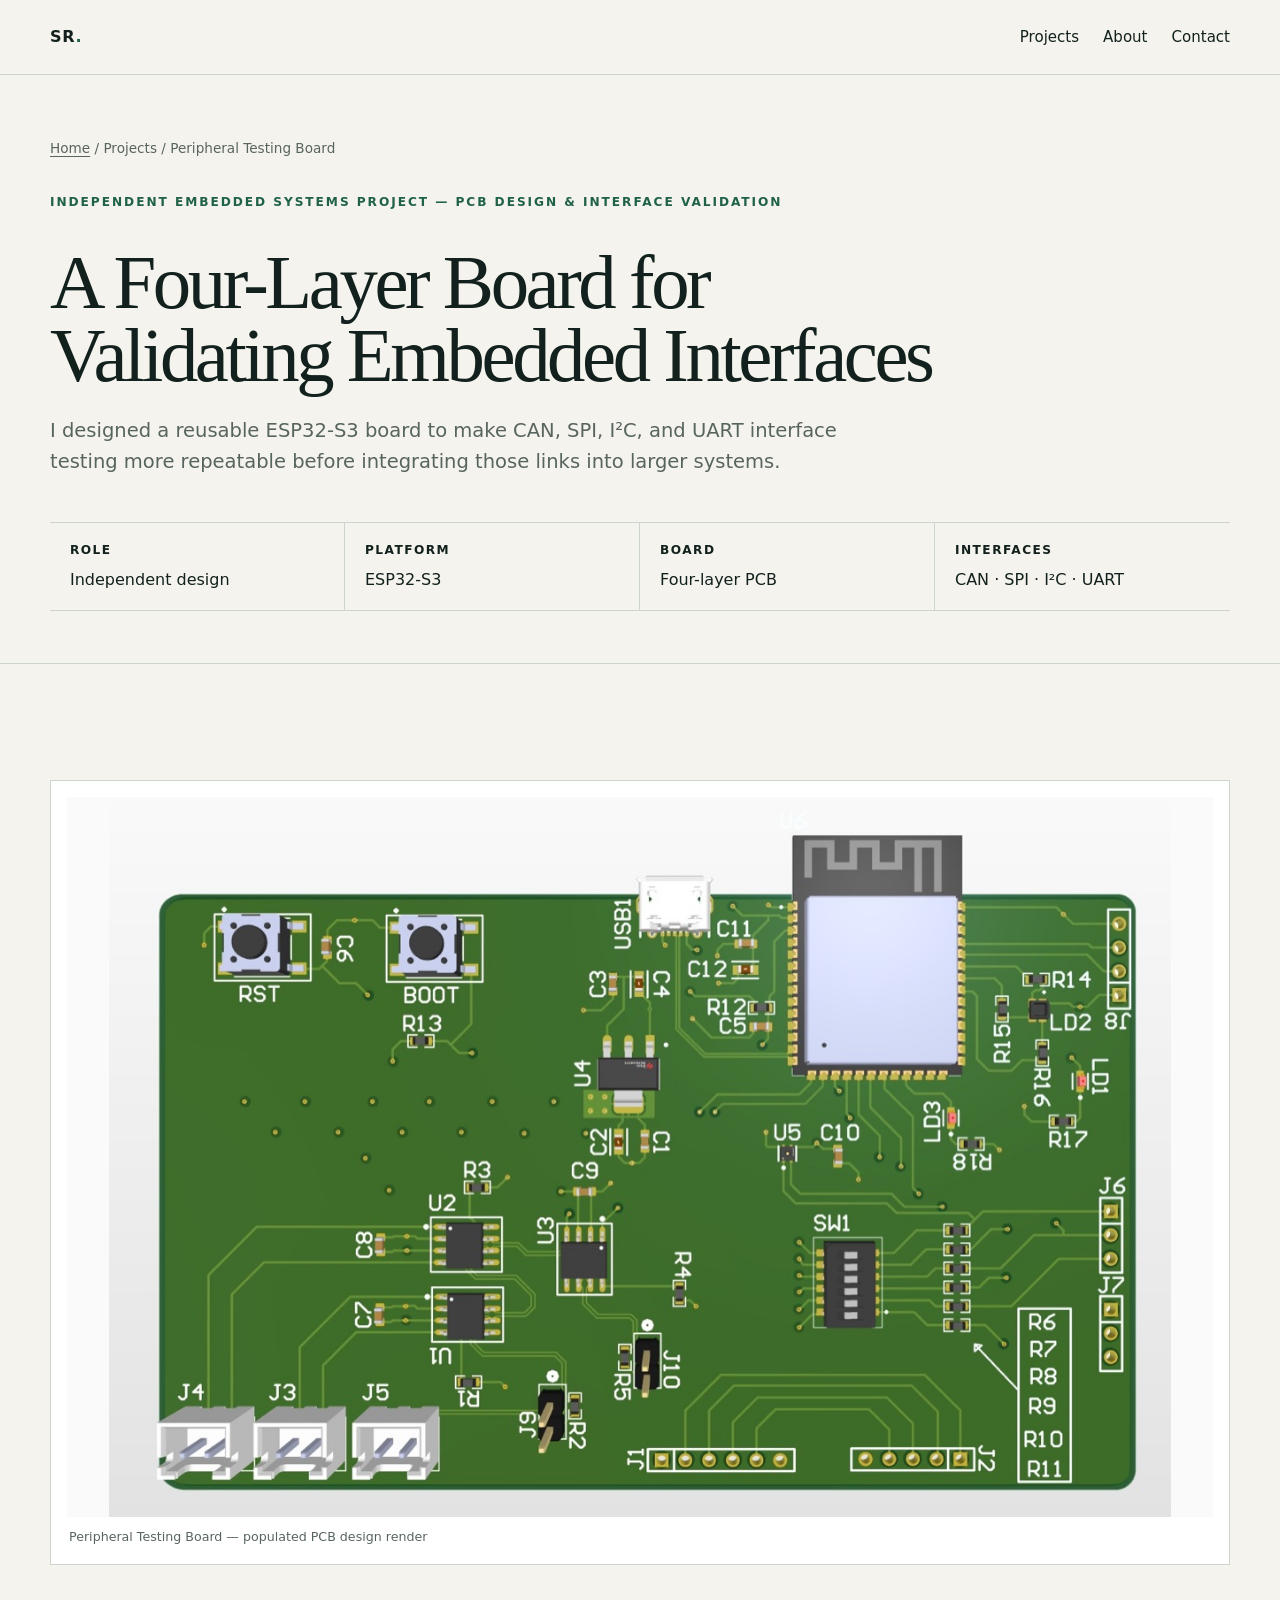
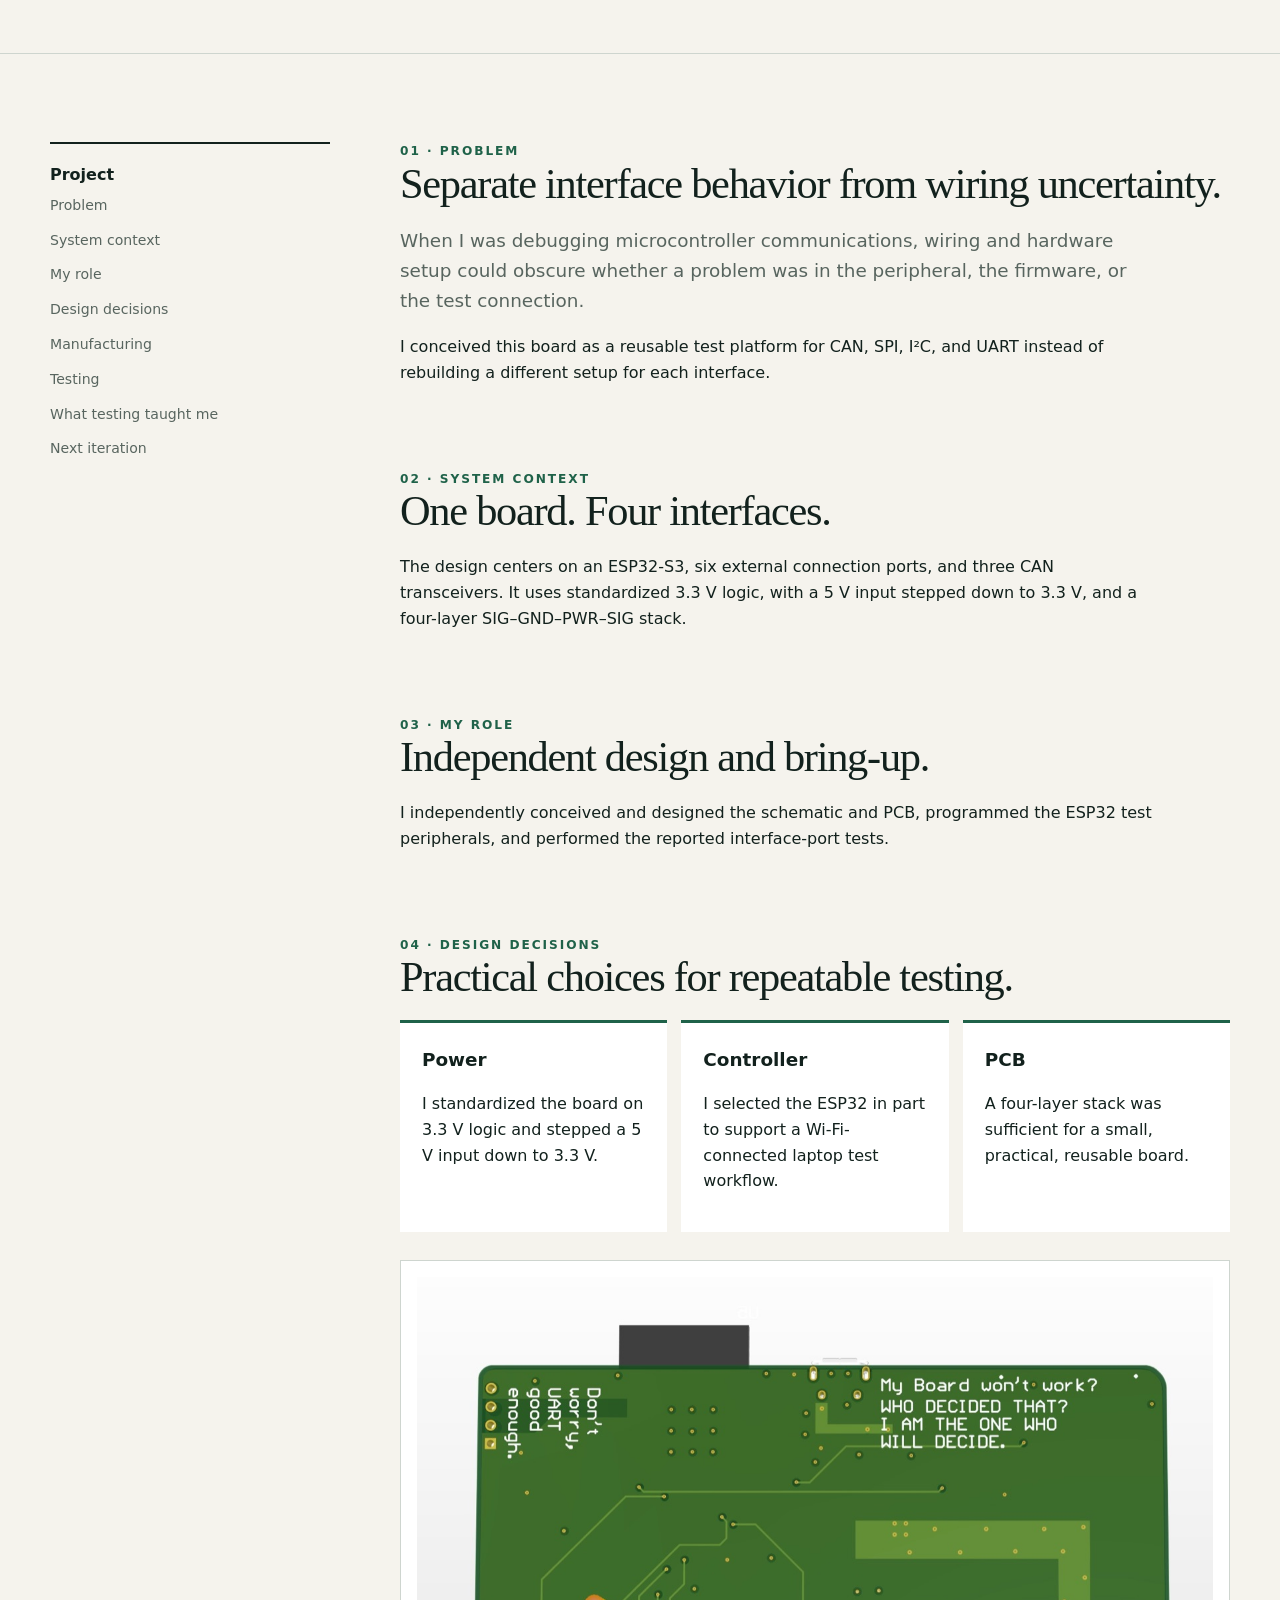
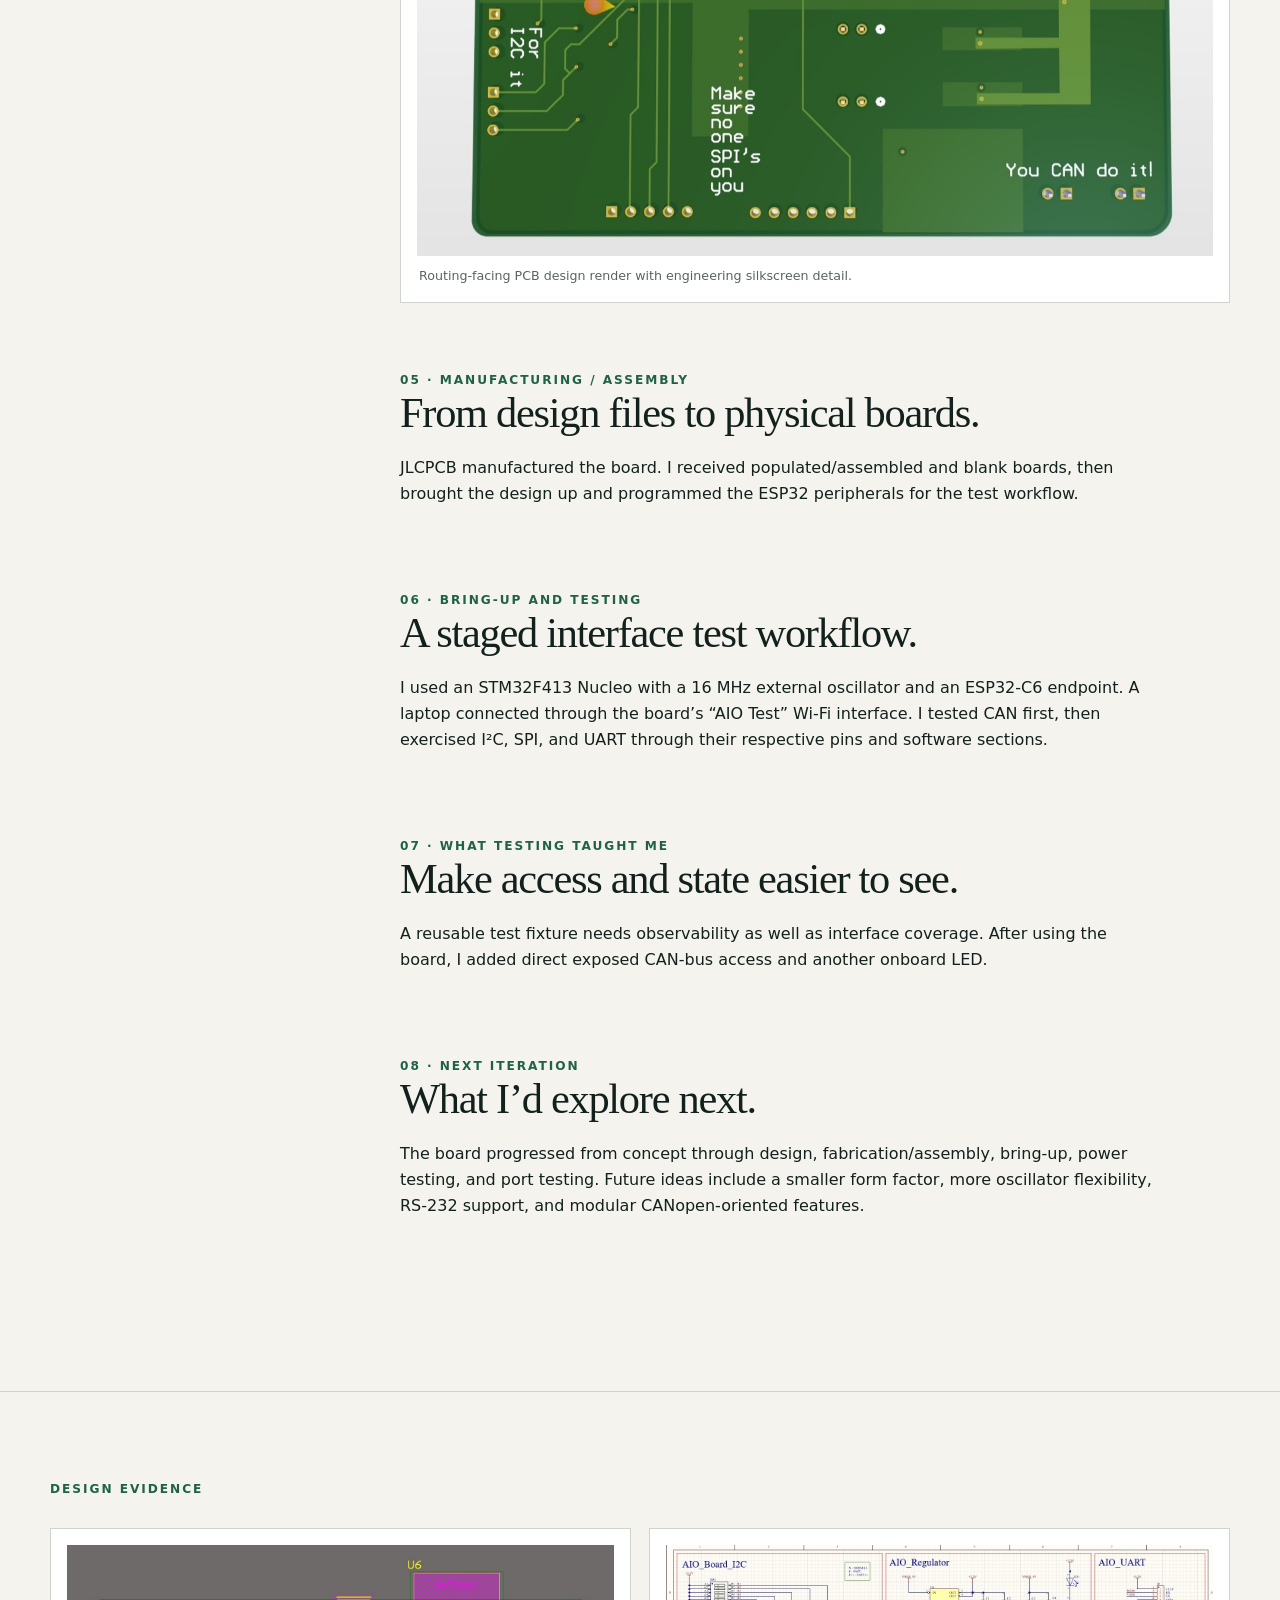
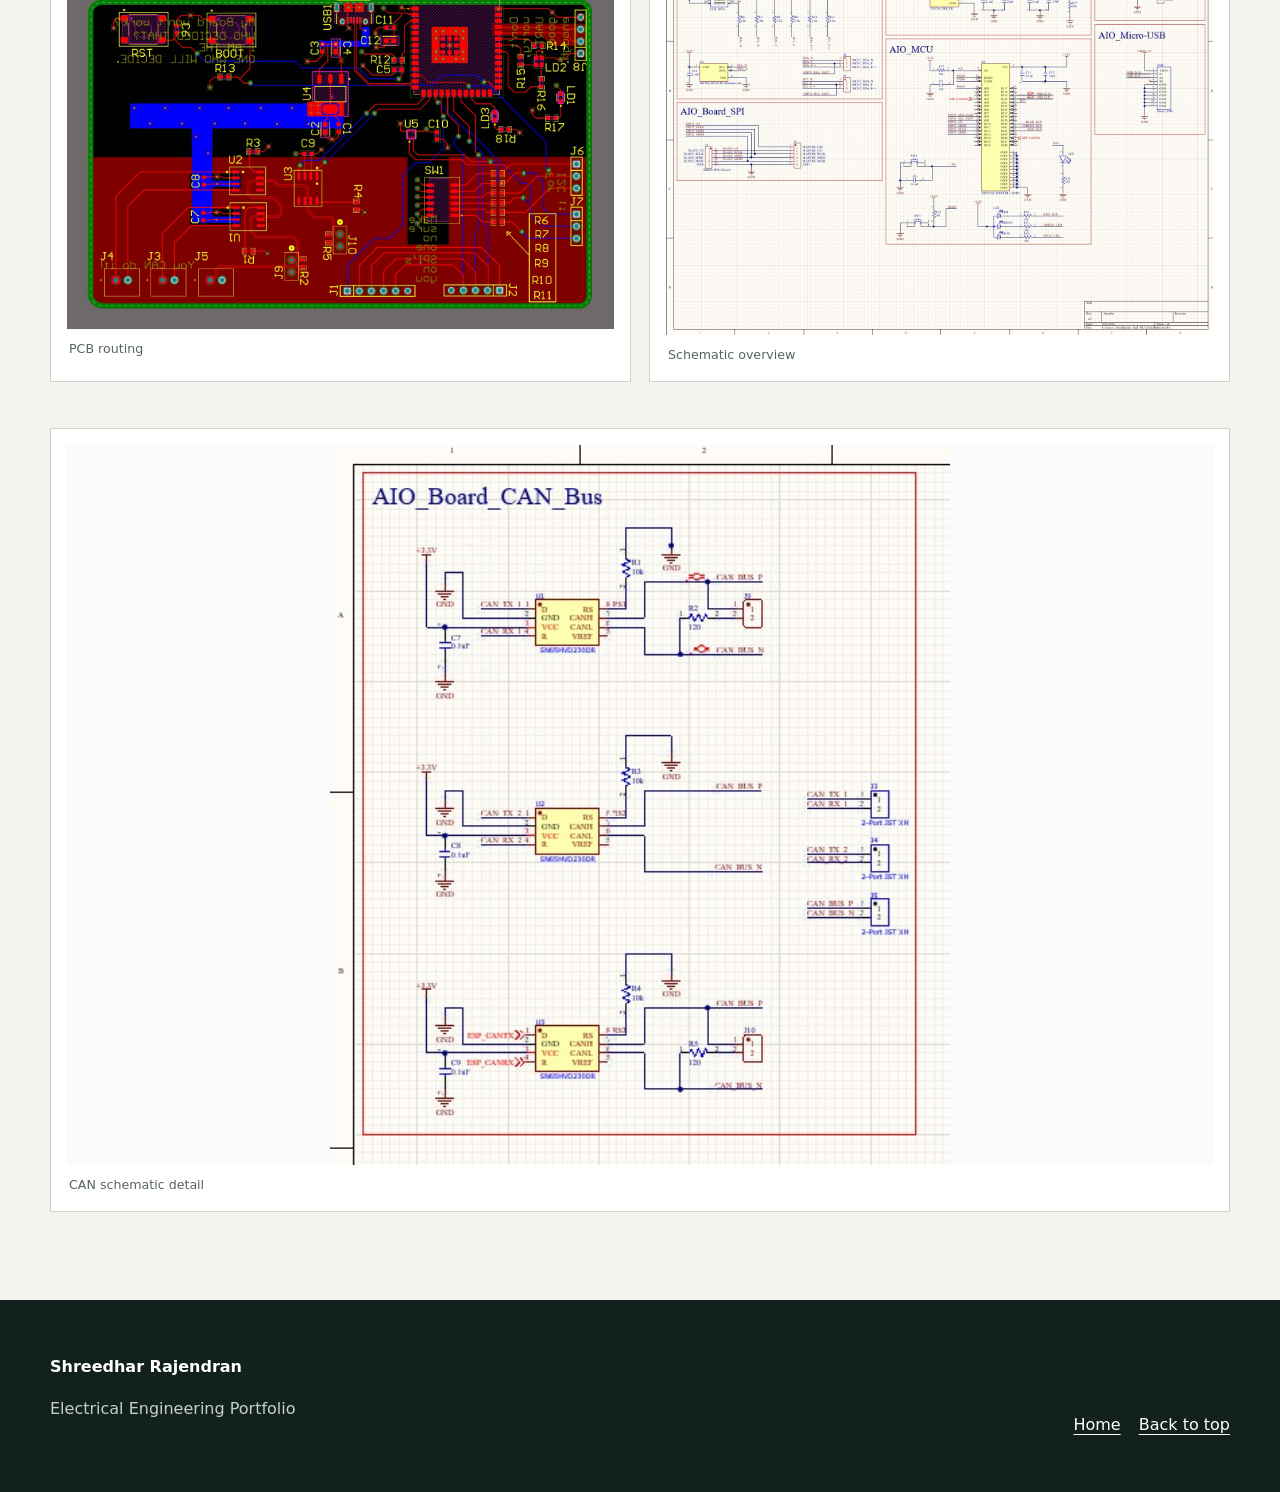
<file: projects/peripheral-testing-board/index.html>
<!doctype html><html lang="en"><head><meta charset="utf-8"><meta name="viewport" content="width=device-width,initial-scale=1"><title>Peripheral Testing Board | Shreedhar Rajendran</title><meta name="description" content="Independent ESP32-S3 PCB design and interface validation project."><link rel="icon" type="image/png" href="../../assets/icons/shreedhar-favicon.png"><link rel="icon" href="../../favicon.ico" sizes="any"><link rel="stylesheet" href="../../assets/css/site.css"></head><body id="top"><a class="skip" href="#main">Skip to content</a><header class="site-header"><div class="wrap nav"><a class="brand" href="../../index.html" aria-label="Shreedhar Rajendran home">SR<span>.</span></a><button class="menu-button" aria-expanded="false" aria-controls="nav-links">Menu</button><nav id="nav-links" class="nav-links" aria-label="Primary"><a href="../../index.html#work">Projects</a><a href="../../index.html#about">About</a><a href="../../index.html#contact">Contact</a></nav></div></header><main id="main"><header class="project-hero"><div class="wrap"><div class="breadcrumbs"><a href="../../index.html">Home</a> / Projects / Peripheral Testing Board</div><div class="eyebrow" style="margin-top:34px">Independent Embedded Systems Project — PCB Design &amp; Interface Validation</div><h1>A Four-Layer Board for Validating Embedded Interfaces</h1><p class="project-summary">I designed a reusable ESP32-S3 board to make CAN, SPI, I²C, and UART interface testing more repeatable before integrating those links into larger systems.</p><div class="facts"><div class="fact"><strong>Role</strong>Independent design</div><div class="fact"><strong>Platform</strong>ESP32-S3</div><div class="fact"><strong>Board</strong>Four-layer PCB</div><div class="fact"><strong>Interfaces</strong>CAN · SPI · I²C · UART</div></div></div></header><section class="section"><div class="wrap"><figure class="evidence-figure"><img src="../../assets/images/peripheral-board-populated-1200.jpg" width="1200" height="814" alt="Populated PCB design render of the Peripheral Testing Board"><figcaption class="caption">Peripheral Testing Board — populated PCB design render</figcaption></figure></div></section><section class="section"><div class="wrap case-grid"><nav class="toc" aria-label="Project sections"><strong>Project</strong><a href="#problem">Problem</a><a href="#context">System context</a><a href="#role">My role</a><a href="#decisions">Design decisions</a><a href="#manufacturing">Manufacturing</a><a href="#validation">Testing</a><a href="#learning">What testing taught me</a><a href="#future">Next iteration</a></nav><div class="story"><section id="problem"><div class="kicker">01 · Problem</div><h2>Separate interface behavior from wiring uncertainty.</h2><p class="lead">When I was debugging microcontroller communications, wiring and hardware setup could obscure whether a problem was in the peripheral, the firmware, or the test connection.</p><p>I conceived this board as a reusable test platform for CAN, SPI, I²C, and UART instead of rebuilding a different setup for each interface.</p></section><section id="context"><div class="kicker">02 · System context</div><h2>One board. Four interfaces.</h2><p>The design centers on an ESP32-S3, six external connection ports, and three CAN transceivers. It uses standardized 3.3 V logic, with a 5 V input stepped down to 3.3 V, and a four-layer SIG–GND–PWR–SIG stack.</p></section><section id="role"><div class="kicker">03 · My role</div><h2>Independent design and bring-up.</h2><p>I independently conceived and designed the schematic and PCB, programmed the ESP32 test peripherals, and performed the reported interface-port tests.</p></section><section id="decisions"><div class="kicker">04 · Design decisions</div><h2>Practical choices for repeatable testing.</h2><div class="decision-grid"><article class="decision"><h3>Power</h3><p>I standardized the board on 3.3 V logic and stepped a 5 V input down to 3.3 V.</p></article><article class="decision"><h3>Controller</h3><p>I selected the ESP32 in part to support a Wi-Fi-connected laptop test workflow.</p></article><article class="decision"><h3>PCB</h3><p>A four-layer stack was sufficient for a small, practical, reusable board.</p></article></div><figure class="evidence-figure"><img src="../../assets/images/peripheral-board-routing-1200.jpg" width="1200" height="872" alt="Routing-facing PCB design render of the Peripheral Testing Board"><figcaption class="caption">Routing-facing PCB design render with engineering silkscreen detail.</figcaption></figure></section><section id="manufacturing"><div class="kicker">05 · Manufacturing / assembly</div><h2>From design files to physical boards.</h2><p>JLCPCB manufactured the board. I received populated/assembled and blank boards, then brought the design up and programmed the ESP32 peripherals for the test workflow.</p></section><section id="validation"><div class="kicker">06 · Bring-up and testing</div><h2>A staged interface test workflow.</h2><p>I used an STM32F413 Nucleo with a 16 MHz external oscillator and an ESP32-C6 endpoint. A laptop connected through the board’s “AIO Test” Wi-Fi interface. I tested CAN first, then exercised I²C, SPI, and UART through their respective pins and software sections.</p></section><section id="learning"><div class="kicker">07 · What testing taught me</div><h2>Make access and state easier to see.</h2><p>A reusable test fixture needs observability as well as interface coverage. After using the board, I added direct exposed CAN-bus access and another onboard LED.</p></section><section id="future"><div class="kicker">08 · Next iteration</div><h2>What I’d explore next.</h2><p>The board progressed from concept through design, fabrication/assembly, bring-up, power testing, and port testing. Future ideas include a smaller form factor, more oscillator flexibility, RS-232 support, and modular CANopen-oriented features.</p></section></div></div></section><section class="section"><div class="wrap"><div class="kicker">Design evidence</div><div class="media-grid"><figure class="evidence-figure"><img src="../../assets/images/peripheral/routing.png" alt="Peripheral Testing Board PCB routing view"><figcaption class="caption">PCB routing</figcaption></figure><figure class="evidence-figure"><img src="../../assets/images/peripheral/schematic-overview.png" alt="Peripheral Testing Board schematic overview"><figcaption class="caption">Schematic overview</figcaption></figure><figure class="evidence-figure"><img src="../../assets/images/peripheral/schematic-can.png" alt="Peripheral Testing Board CAN schematic detail"><figcaption class="caption">CAN schematic detail</figcaption></figure></div></div></section></main><footer class="footer"><div class="wrap footer-grid"><div><strong>Shreedhar Rajendran</strong><p>Electrical Engineering Portfolio</p></div><div class="footer-links"><a href="../../index.html">Home</a><a href="#top">Back to top</a></div></div></footer><script src="../../assets/js/site.js"></script></body></html>
</file>
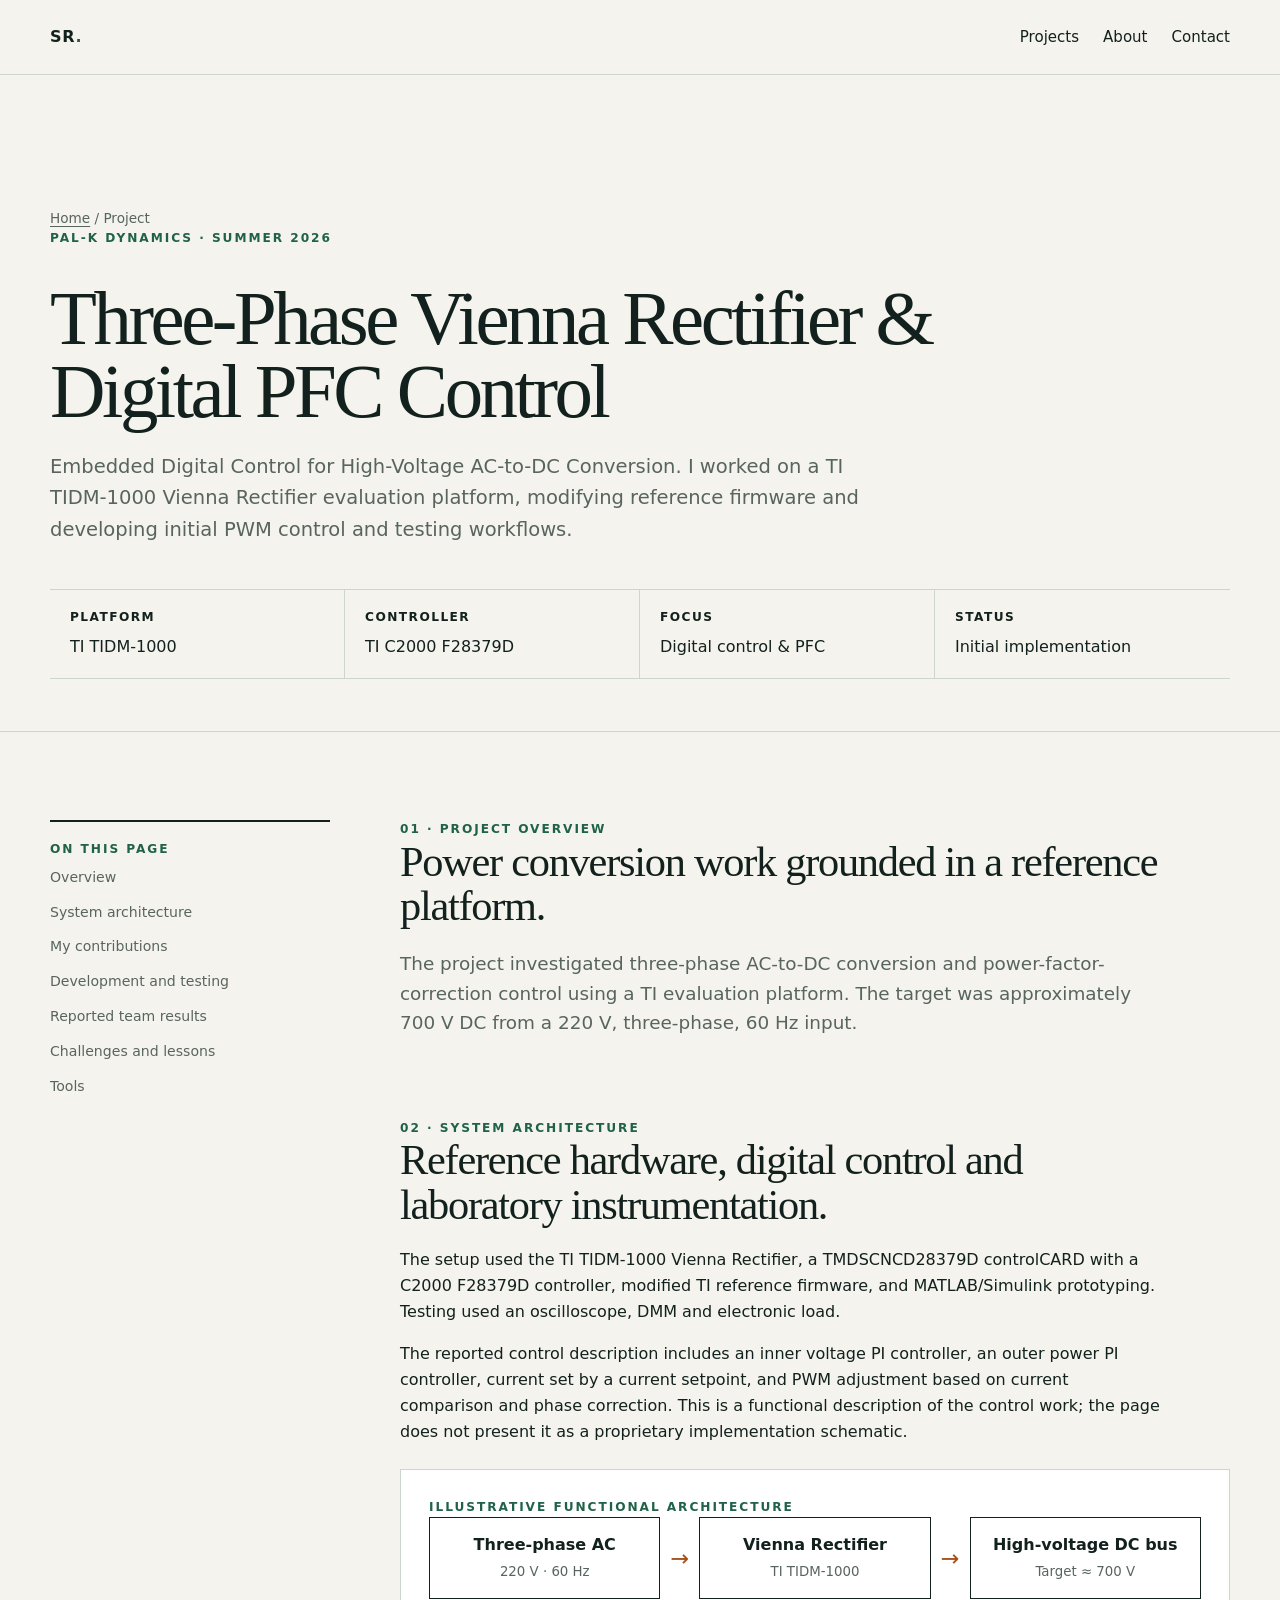
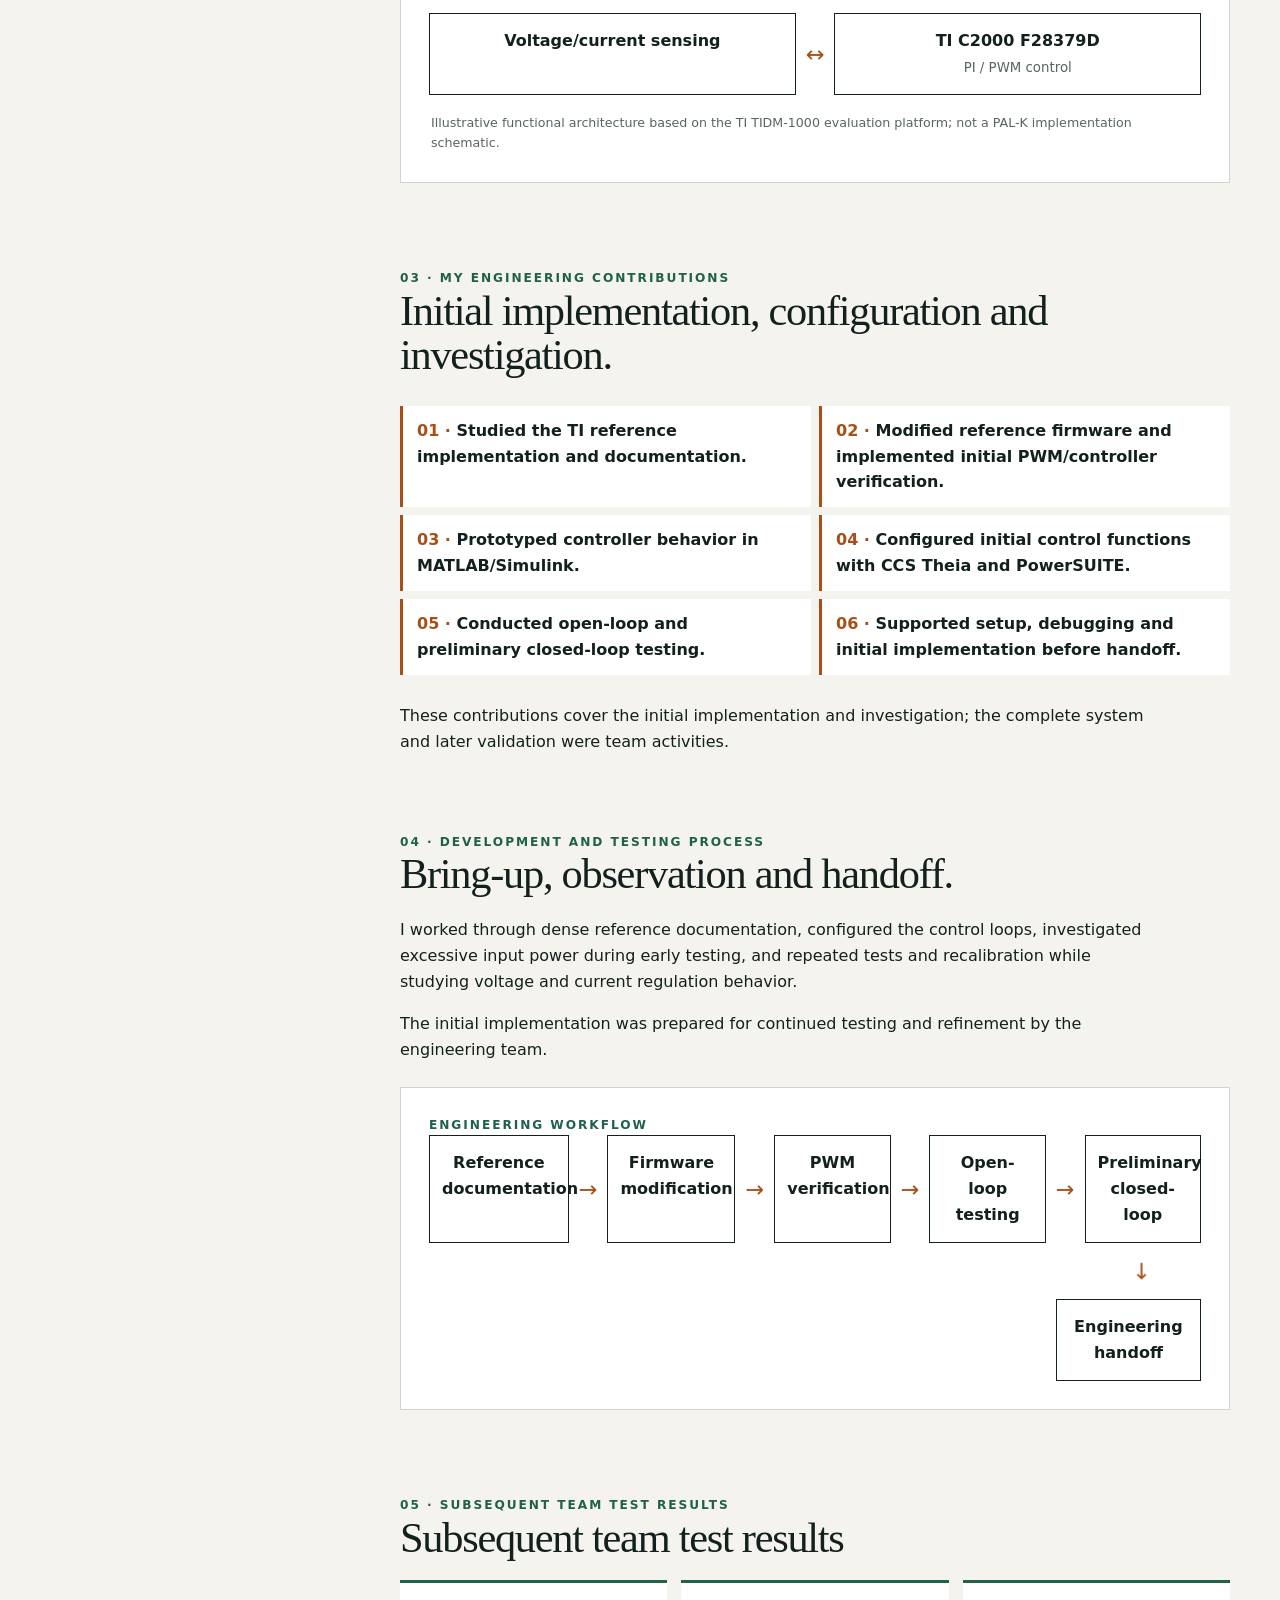
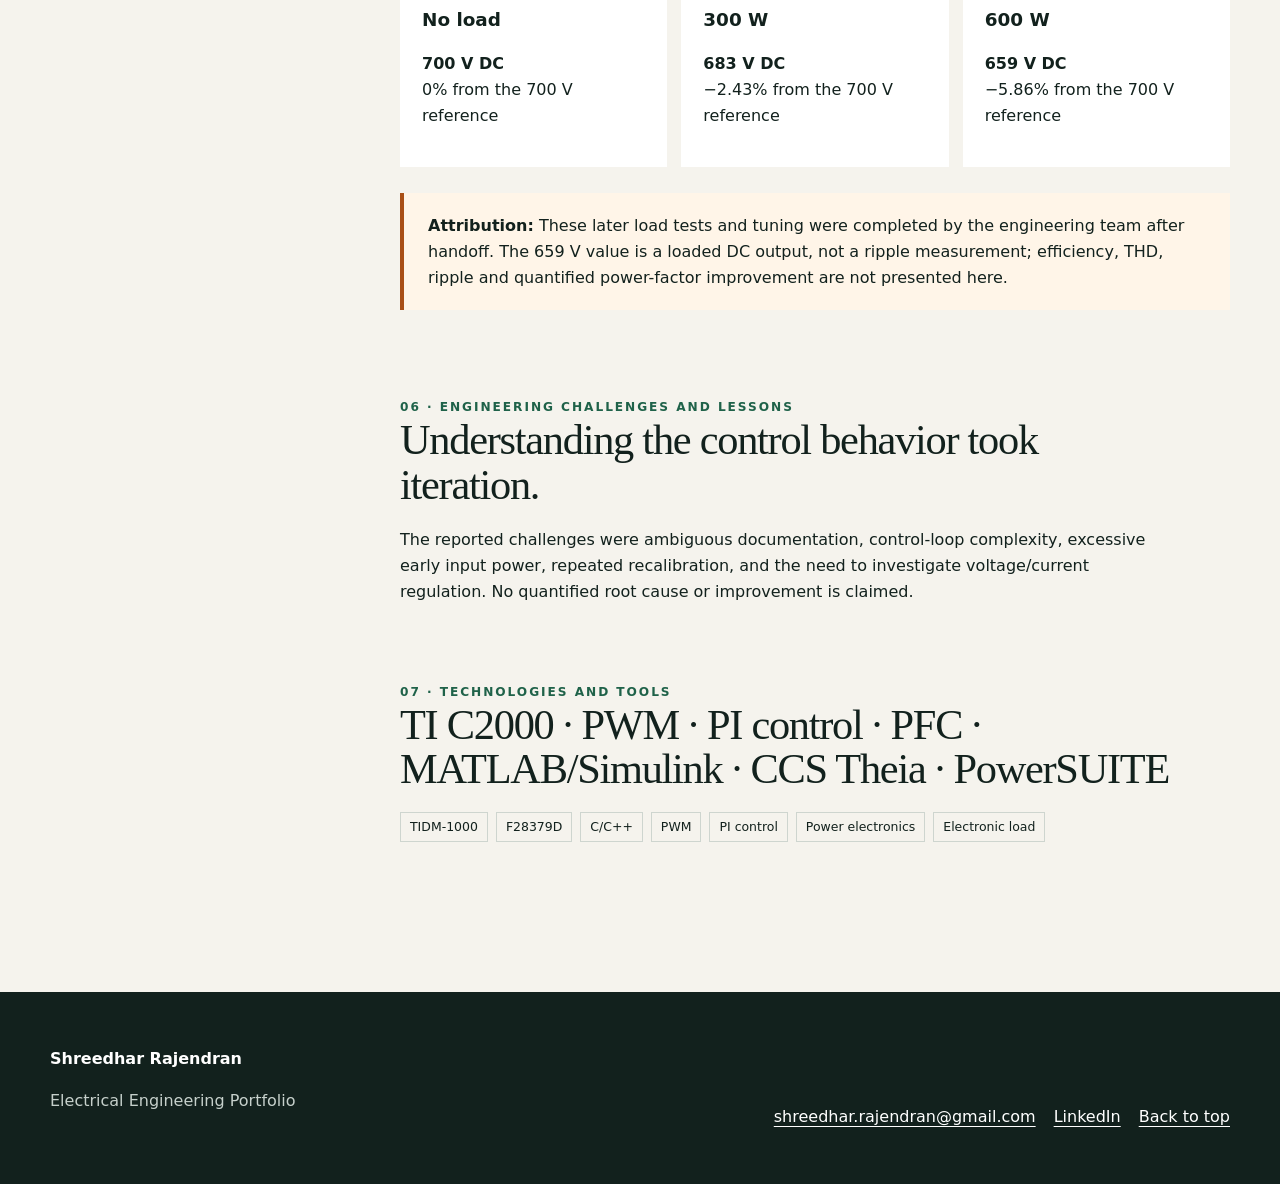
<file: projects/three-phase-vienna-rectifier/index.html>
<!doctype html><html lang="en"><head><meta charset="utf-8"><meta name="viewport" content="width=device-width,initial-scale=1"><title>Three-Phase Vienna Rectifier &amp; Digital PFC Control | Shreedhar Rajendran</title><meta name="description" content="Reported power-electronics work on a TI TIDM-1000 Vienna Rectifier platform and digital control."><link rel="icon" type="image/png" href="../../assets/icons/shreedhar-favicon.png"><link rel="icon" href="../../favicon.ico" sizes="any"><link rel="stylesheet" href="../../assets/css/site.css"></head><body><a class="skip" href="#main">Skip to content</a><header class="site-header"><div class="wrap nav"><a class="brand" href="../../index.html" aria-label="Home">SR<span>.</span></a><button class="menu-button" aria-expanded="false" aria-controls="nav-links">Menu</button><nav id="nav-links" class="nav-links" aria-label="Primary"><a href="../../index.html#work">Projects</a><a href="../../index.html#about">About</a><a href="../../index.html#contact">Contact</a></nav></div></header><main id="main" class="narrative-page"><section class="project-hero"><div class="wrap"><div class="breadcrumbs"><a href="../../index.html">Home</a> / Project</div><div class="eyebrow">PAL-K Dynamics · Summer 2026</div><h1>Three-Phase Vienna Rectifier &amp; Digital PFC Control</h1><p class="project-summary">Embedded Digital Control for High-Voltage AC-to-DC Conversion. I worked on a TI TIDM-1000 Vienna Rectifier evaluation platform, modifying reference firmware and developing initial PWM control and testing workflows.</p><div class="facts"><div class="fact"><strong>Platform</strong>TI TIDM-1000</div><div class="fact"><strong>Controller</strong>TI C2000 F28379D</div><div class="fact"><strong>Focus</strong>Digital control &amp; PFC</div><div class="fact"><strong>Status</strong>Initial implementation</div></div></div></section><section class="section"><div class="wrap case-grid"><aside class="toc" aria-label="On this page"><div class="kicker">On this page</div><a href="#overview">Overview</a><a href="#architecture">System architecture</a><a href="#contributions">My contributions</a><a href="#testing">Development and testing</a><a href="#results">Reported team results</a><a href="#challenges">Challenges and lessons</a><a href="#tools">Tools</a></aside><div class="story"><section id="overview"><div class="kicker">01 · Project overview</div><h2>Power conversion work grounded in a reference platform.</h2><p class="lead">The project investigated three-phase AC-to-DC conversion and power-factor-correction control using a TI evaluation platform. The target was approximately 700 V DC from a 220 V, three-phase, 60 Hz input.</p></section><section id="architecture"><div class="kicker">02 · System architecture</div><h2>Reference hardware, digital control and laboratory instrumentation.</h2><p>The setup used the TI TIDM-1000 Vienna Rectifier, a TMDSCNCD28379D controlCARD with a C2000 F28379D controller, modified TI reference firmware, and MATLAB/Simulink prototyping. Testing used an oscilloscope, DMM and electronic load.</p><p>The reported control description includes an inner voltage PI controller, an outer power PI controller, current set by a current setpoint, and PWM adjustment based on current comparison and phase correction. This is a functional description of the control work; the page does not present it as a proprietary implementation schematic.</p><div class="diagram" role="img" aria-label="Illustrative functional architecture: three-phase AC input flows into a Vienna Rectifier and high-voltage DC bus, with a TI C2000 controller providing sensing and PWM control interfaces."><div class="kicker">Illustrative functional architecture</div><div class="flow"><div class="node">Three-phase AC<br><small>220 V · 60 Hz</small></div><div class="arrow" aria-hidden="true">→</div><div class="node">Vienna Rectifier<br><small>TI TIDM-1000</small></div><div class="arrow" aria-hidden="true">→</div><div class="node">High-voltage DC bus<br><small>Target ≈ 700 V</small></div></div><div class="flow" style="margin-top:14px"><div class="node">Voltage/current sensing</div><div class="arrow" aria-hidden="true">↔</div><div class="node">TI C2000 F28379D<br><small>PI / PWM control</small></div></div><p class="caption">Illustrative functional architecture based on the TI TIDM-1000 evaluation platform; not a PAL-K implementation schematic.</p></div></section><section id="contributions"><div class="kicker">03 · My engineering contributions</div><h2>Initial implementation, configuration and investigation.</h2><ol class="sequence"><li>Studied the TI reference implementation and documentation.</li><li>Modified reference firmware and implemented initial PWM/controller verification.</li><li>Prototyped controller behavior in MATLAB/Simulink.</li><li>Configured initial control functions with CCS Theia and PowerSUITE.</li><li>Conducted open-loop and preliminary closed-loop testing.</li><li>Supported setup, debugging and initial implementation before handoff.</li></ol><p>These contributions cover the initial implementation and investigation; the complete system and later validation were team activities.</p></section><section id="testing"><div class="kicker">04 · Development and testing process</div><h2>Bring-up, observation and handoff.</h2><p>I worked through dense reference documentation, configured the control loops, investigated excessive input power during early testing, and repeated tests and recalibration while studying voltage and current regulation behavior.</p><p>The initial implementation was prepared for continued testing and refinement by the engineering team.</p><div class="diagram"><div class="kicker">Engineering workflow</div><div class="flow"><div class="node">Reference<br>documentation</div><div class="arrow" aria-hidden="true">→</div><div class="node">Firmware<br>modification</div><div class="arrow" aria-hidden="true">→</div><div class="node">PWM<br>verification</div><div class="arrow" aria-hidden="true">→</div><div class="node">Open-loop<br>testing</div><div class="arrow" aria-hidden="true">→</div><div class="node">Preliminary<br>closed-loop</div><div class="arrow" aria-hidden="true">→</div><div class="node">Engineering<br>handoff</div></div></div></section><section id="results"><div class="kicker">05 · Subsequent team test results</div><h2>Subsequent team test results</h2><div class="decision-grid"><div class="decision"><h3>No load</h3><p><strong>700 V DC</strong><br>0% from the 700 V reference</p></div><div class="decision"><h3>300 W</h3><p><strong>683 V DC</strong><br>−2.43% from the 700 V reference</p></div><div class="decision"><h3>600 W</h3><p><strong>659 V DC</strong><br>−5.86% from the 700 V reference</p></div></div><div class="status-note"><strong>Attribution:</strong> These later load tests and tuning were completed by the engineering team after handoff. The 659 V value is a loaded DC output, not a ripple measurement; efficiency, THD, ripple and quantified power-factor improvement are not presented here.</div></section><section id="challenges"><div class="kicker">06 · Engineering challenges and lessons</div><h2>Understanding the control behavior took iteration.</h2><p>The reported challenges were ambiguous documentation, control-loop complexity, excessive early input power, repeated recalibration, and the need to investigate voltage/current regulation. No quantified root cause or improvement is claimed.</p></section><section id="tools"><div class="kicker">07 · Technologies and tools</div><h2>TI C2000 · PWM · PI control · PFC · MATLAB/Simulink · CCS Theia · PowerSUITE</h2><div class="tags"><span class="tag">TIDM-1000</span><span class="tag">F28379D</span><span class="tag">C/C++</span><span class="tag">PWM</span><span class="tag">PI control</span><span class="tag">Power electronics</span><span class="tag">Electronic load</span></div></section></div></div></section></main><footer class="footer"><div class="wrap footer-grid"><div><strong>Shreedhar Rajendran</strong><p>Electrical Engineering Portfolio</p></div><div class="footer-links"><a href="mailto:shreedhar.rajendran@gmail.com">shreedhar.rajendran@gmail.com</a><a href="https://www.linkedin.com/in/shreedharrajendran/" target="_blank" rel="noopener noreferrer">LinkedIn</a><a href="../../index.html#top">Back to top</a></div></div></footer><script src="../../assets/js/site.js"></script></body></html>
</file>
<file: assets/css/site.css>
:root{--ink:#12211d;--muted:#58655f;--paper:#f5f3ed;--white:#fff;--line:#ced5cf;--green:#1f6249;--green2:#dce9df;--amber:#a94f16;--navy:#132b36;--max:1180px;--radius:10px;--shadow:0 18px 45px rgba(18,33,29,.11)}
*{box-sizing:border-box}html{scroll-behavior:smooth}body{margin:0;background:var(--paper);color:var(--ink);font-family:Inter,ui-sans-serif,system-ui,-apple-system,BlinkMacSystemFont,"Segoe UI",sans-serif;line-height:1.62}img{display:block;max-width:100%;height:auto}a{color:inherit;text-decoration-thickness:1px;text-underline-offset:.22em}.wrap{width:min(var(--max),calc(100% - 40px));margin-inline:auto}.skip{position:absolute;left:-9999px;top:8px;background:var(--ink);color:#fff;padding:10px 14px;z-index:20}.skip:focus{left:8px}.site-header{position:sticky;top:0;z-index:10;background:rgba(245,243,237,.94);border-bottom:1px solid var(--line);backdrop-filter:blur(12px)}.nav{min-height:74px;display:flex;align-items:center;justify-content:space-between;gap:24px}.brand{font-weight:800;letter-spacing:.04em;text-decoration:none}.brand span{color:var(--green)}.nav-links{display:flex;align-items:center;gap:24px}.nav-links a,.nav-links .nav-inactive{text-decoration:none;font-size:.94rem}.nav-links .nav-inactive{color:var(--muted);cursor:not-allowed}.nav-links a:hover{text-decoration:underline}.menu-button{display:none;background:transparent;border:1px solid var(--ink);border-radius:6px;padding:10px 12px;color:var(--ink);font:inherit}.eyebrow,.kicker{font-size:.76rem;letter-spacing:.16em;text-transform:uppercase;font-weight:800;color:var(--green)}.hero{padding:76px 0 62px}.hero-grid{display:grid;grid-template-columns:1.05fr .95fr;gap:64px;align-items:center}.hero h1{font-family:Georgia,"Times New Roman",serif;font-weight:500;font-size:clamp(3.4rem,7vw,6.8rem);line-height:.88;letter-spacing:-.055em;margin:18px 0 24px}.hero .role{font-size:clamp(1.22rem,2vw,1.55rem);font-weight:700;margin:0 0 14px}.hero .lede{font-size:1.14rem;max-width:600px;color:var(--muted)}.actions{display:flex;flex-wrap:wrap;gap:12px;margin-top:30px}.button{display:inline-flex;min-height:46px;align-items:center;justify-content:center;border:1px solid var(--ink);padding:10px 18px;text-decoration:none;font-weight:750}.button.primary{background:var(--ink);color:#fff}.button.disabled{opacity:.55;cursor:not-allowed}.button:hover:not(.disabled){background:var(--green);border-color:var(--green);color:#fff}.hero-visual{background:var(--white);border:1px solid var(--line);padding:14px;box-shadow:var(--shadow);transform:rotate(1deg)}.hero-visual img{aspect-ratio:4/3;object-fit:contain;background:#fafafa}.caption{font-size:.79rem;color:var(--muted);margin:10px 2px 0}.section{padding:88px 0;border-top:1px solid var(--line)}.section-head{display:grid;grid-template-columns:.45fr 1fr;gap:40px;align-items:end;margin-bottom:42px}.section h2{font-family:Georgia,"Times New Roman",serif;font-size:clamp(2.35rem,4vw,4.2rem);font-weight:500;line-height:1.02;letter-spacing:-.035em;margin:8px 0}.section-intro{color:var(--muted);font-size:1.05rem;max-width:720px}.domains{display:grid;grid-template-columns:repeat(3,1fr);border-top:1px solid var(--ink);border-bottom:1px solid var(--ink)}.domain{padding:28px 28px 34px;border-right:1px solid var(--line);display:flex;flex-direction:column}.domain:last-child{border-right:0}.domain .num{font-family:Georgia,serif;font-size:2rem;color:var(--amber)}.domain h3{font-size:1.25rem;line-height:1.2;margin:28px 0 12px}.domain p{color:var(--muted);margin:0}.domain .evidence-links{margin-top:auto;min-height:82px;padding-top:16px;border-top:1px solid var(--line)}.domain .evidence-link{margin:0;font-size:.82rem;color:var(--ink)}.domain .evidence-link + .evidence-link{margin-top:10px}.domain .evidence-link a{font-weight:750;text-decoration:none}.domain .evidence-link a:hover{text-decoration:underline}.projects{display:grid;grid-template-columns:repeat(2,1fr);gap:18px}.project{background:var(--white);border-top:4px solid var(--ink);padding:30px;min-height:300px;display:flex;flex-direction:column}.project.featured{border-top-color:var(--green);grid-column:span 2;display:grid;grid-template-columns:1fr 1fr;gap:40px}.project h3{font-family:Georgia,serif;font-size:2rem;line-height:1.1;margin:10px 0}.project p{color:var(--muted)}.label{font-size:.72rem;letter-spacing:.12em;text-transform:uppercase;font-weight:800}.tags{display:flex;flex-wrap:wrap;gap:8px;margin-top:auto;padding-top:18px}.tag{border:1px solid var(--line);padding:4px 9px;font-size:.78rem}.project-link{font-weight:800;margin-top:20px}.inactive{color:var(--muted);font-size:.86rem;margin-top:20px}.about-grid{display:grid;grid-template-columns:1fr 1fr;gap:80px}.callout{background:var(--navy);color:#fff;padding:46px}.callout p{color:#d8e4e6}.contact-simple{border-top:2px solid var(--ink);padding:28px 0}.contact-simple h2{font-family:Georgia,serif;font-size:2.4rem;font-weight:500;margin:8px 0 14px}.contact-simple p{color:var(--muted);max-width:520px}.contact-links{display:flex;gap:20px;flex-wrap:wrap;margin-top:24px}.contact-links span{border-bottom:1px solid var(--line);color:var(--muted);padding-bottom:3px}.footer{background:var(--ink);color:#fff;padding:54px 0}.footer-grid{display:flex;justify-content:space-between;gap:50px;align-items:flex-end}.footer p{color:#c6d0cb}.footer-links{display:flex;gap:18px;flex-wrap:wrap}.footer-links span{color:#9daba5}.project-hero{padding:62px 0 52px}.breadcrumbs{font-size:.85rem;color:var(--muted)}.project-hero h1{font-family:Georgia,serif;font-size:clamp(3rem,6vw,6rem);font-weight:500;line-height:.95;letter-spacing:-.045em;max-width:950px;margin:34px 0 22px}.project-summary{font-size:1.22rem;max-width:820px;color:var(--muted)}.facts{display:grid;grid-template-columns:repeat(4,1fr);border-block:1px solid var(--line);margin-top:44px}.fact{padding:18px 20px;border-right:1px solid var(--line)}.fact:last-child{border:0}.fact strong{display:block;font-size:.76rem;text-transform:uppercase;letter-spacing:.12em;margin-bottom:6px}.case-grid{display:grid;grid-template-columns:280px 1fr;gap:70px}.toc{position:sticky;top:100px;align-self:start;border-top:2px solid var(--ink);padding-top:18px}.toc a{display:block;padding:6px 0;color:var(--muted);font-size:.88rem;text-decoration:none}#work,#about,#contact,.story section{scroll-margin-top:110px}.story section{padding:0 0 68px}.story h2{font-family:Georgia,serif;font-size:2.65rem;font-weight:500;line-height:1.05;letter-spacing:-.03em;margin:0 0 20px}.story h3{font-size:1.15rem;margin-top:28px}.story p,.story li{max-width:760px}.story .lead{font-size:1.15rem;color:var(--muted)}.lifecycle{display:grid;grid-template-columns:repeat(6,1fr);margin:28px 0 0;border:1px solid var(--line)}.life{padding:16px 10px;text-align:center;font-size:.72rem;font-weight:800;letter-spacing:.04em;border-right:1px solid var(--line)}.life:last-child{border:0}.diagram{background:var(--white);border:1px solid var(--line);padding:28px;margin:24px 0}.flow{display:flex;align-items:stretch;gap:10px;justify-content:center}.node{border:1px solid var(--ink);padding:14px 12px;text-align:center;flex:1;font-weight:700}.arrow{align-self:center;color:var(--amber);font-size:1.4rem}.decision-grid{display:grid;grid-template-columns:repeat(3,1fr);gap:14px}.decision{background:var(--white);border-top:3px solid var(--green);padding:22px}.decision h3{margin:0 0 8px}.evidence-figure{margin:28px 0 0;background:var(--white);padding:16px;border:1px solid var(--line)}.evidence-figure img{width:100%;max-height:720px;object-fit:contain;background:#fafafa}.status-note{border-left:4px solid var(--amber);background:#fff5e8;padding:20px 24px;margin:26px 0}.split{display:grid;grid-template-columns:1fr 1fr;gap:30px}.split>div{padding:26px;background:var(--white)}.split .future{border-top:4px solid var(--amber)}.split .done{border-top:4px solid var(--green)}:focus-visible{outline:3px solid var(--amber);outline-offset:3px}
@media(max-width:900px){.domain{display:block}.domain .evidence-links{margin-top:24px}.hero-grid,.section-head,.about-grid,.case-grid{grid-template-columns:1fr}.hero-grid{gap:38px}.hero-visual{transform:none}.domains{grid-template-columns:1fr}.domain{display:flex;flex-direction:column;border-right:0;border-bottom:1px solid var(--line)}.domain:last-child{border-bottom:0}.project.featured{grid-template-columns:1fr}.facts{grid-template-columns:1fr 1fr}.fact:nth-child(2){border-right:0}.fact:nth-child(-n+2){border-bottom:1px solid var(--line)}.toc{display:none}.decision-grid{grid-template-columns:1fr}.lifecycle{grid-template-columns:repeat(3,1fr)}.life:nth-child(3){border-right:0}.life:nth-child(-n+3){border-bottom:1px solid var(--line)}}
@media(max-width:640px){#work,#about,#contact,.story section{scroll-margin-top:96px}.project-hero h1{font-size:2.72rem}.wrap{width:min(100% - 28px,var(--max))}.nav{min-height:64px}.menu-button{display:block}.nav-links{display:none;position:absolute;top:64px;left:0;right:0;background:var(--paper);border-bottom:1px solid var(--line);padding:16px 20px;flex-direction:column;align-items:flex-start}.nav-links.open{display:flex}.hero{padding:48px 0}.hero h1{font-size:3.45rem}.section{padding:64px 0}.projects,.split{grid-template-columns:1fr}.project.featured{grid-column:span 1}.project{min-height:0}.facts{grid-template-columns:1fr}.fact,.fact:nth-child(2){border-right:0;border-bottom:1px solid var(--line)}.flow{flex-direction:column}.arrow{transform:rotate(90deg)}.lifecycle{grid-template-columns:1fr 1fr}.life:nth-child(3){border-right:1px solid var(--line)}.life:nth-child(2n){border-right:0}.life:nth-child(-n+4){border-bottom:1px solid var(--line)}.footer-grid{display:block}.footer-links{margin-top:25px}}
@media(prefers-reduced-motion:reduce){html{scroll-behavior:auto}*,*::before,*::after{animation-duration:.01ms!important;transition-duration:.01ms!important}}
.narrow{max-width:860px}.narrative-page{padding-top:70px}.narrative-page .story section{padding-bottom:62px}.narrative-page .story h2{max-width:780px}.narrative-page .tags{padding-top:0}.supporting{margin-top:36px;padding:22px 0 0;border-top:1px solid var(--line);color:var(--muted)}.sequence{list-style:none;padding:0;margin:28px 0;display:grid;grid-template-columns:repeat(2,1fr);gap:8px;counter-reset:step}.sequence li{margin:0;max-width:none;background:var(--white);border-left:3px solid var(--amber);padding:12px 14px;font-weight:700;counter-increment:step}.sequence li::before{content:counter(step,decimal-leading-zero) " · ";color:var(--amber)}@media(max-width:640px){.sequence{grid-template-columns:1fr}.narrative-page{padding-top:48px}.narrative-page .story section{padding-bottom:52px}}
.about-intro{max-width:780px}.about-media{display:grid;grid-template-columns:minmax(0,1.35fr) minmax(180px,.7fr);gap:28px;align-items:start;margin-top:44px}.about-media figure{margin:0;background:var(--white);border:1px solid var(--line);padding:12px;box-shadow:var(--shadow)}.about-primary{grid-row:span 2}.about-primary img{width:100%;aspect-ratio:4/5;object-fit:cover}.about-archive img{width:100%;aspect-ratio:4/5;object-fit:cover}.about-hiking{max-width:300px;justify-self:end;transform:rotate(1deg)}.about-hiking img{width:100%;aspect-ratio:3/4;object-fit:cover}@media(max-width:640px){.about-media{grid-template-columns:1fr;gap:18px}.about-primary{grid-row:auto}.about-hiking{max-width:none;justify-self:auto;transform:none}}
.more-about{display:grid;grid-template-columns:1fr 260px;gap:48px;align-items:center}.more-about img{width:100%;max-height:320px;object-fit:cover;border:1px solid var(--line)}.about-page-grid{display:grid;grid-template-columns:1.1fr .9fr;gap:28px;align-items:start}.about-page-grid .evidence-figure{margin:0}@media(max-width:640px){.more-about,.about-page-grid{grid-template-columns:1fr}.more-about img{max-width:260px}}
.media-grid{display:grid;grid-template-columns:repeat(2,1fr);gap:18px}.media-grid .evidence-figure:last-child{grid-column:span 2}video{display:block;width:100%;margin-top:22px;background:#111}@media(max-width:640px){.media-grid{grid-template-columns:1fr}.media-grid .evidence-figure:last-child{grid-column:auto}}
.about-hero .eyebrow{margin-top:34px}.personal-story{display:grid;grid-template-columns:minmax(0,1fr) minmax(260px,.8fr);gap:42px 64px;align-items:start}.story-copy{max-width:620px;font-size:1.08rem}.story-copy p:first-child{margin-top:0}.story-image{margin:0;background:var(--white);border:1px solid var(--line);padding:12px;box-shadow:var(--shadow)}.story-image img{width:100%;aspect-ratio:4/5;object-fit:cover}.story-label{font-family:Georgia,serif;font-size:1.75rem;line-height:1.1;margin:4px 3px 14px}.story-image figcaption{font-size:.82rem;color:var(--muted);margin:10px 3px 2px}.story-image.performance{grid-column:1;grid-row:span 2;max-width:560px}.story-image.archive{grid-column:2}.story-image.hiking{grid-column:2;max-width:320px;justify-self:end}.hiking-copy h2{font-family:Georgia,serif;font-weight:500;font-size:2rem;line-height:1.1;margin:0 0 18px}@media(max-width:700px){.personal-story{grid-template-columns:1fr;gap:30px}.story-image.performance,.story-image.archive,.story-image.hiking{grid-column:auto;grid-row:auto;max-width:none;justify-self:auto}.story-image.hiking{max-width:340px}.story-copy{font-size:1rem}}
/* v0.5.2: equal anchor-project peers on the homepage */
.projects .project.anchor{border-top-color:var(--green);display:flex;min-height:300px}.projects .project.anchor .tags{margin-top:auto}.projects .project.featured{display:flex;grid-column:auto}
/* v0.5.2 corrective visual polish */
@media(min-width:641px){.projects .project>p{min-height:5.1em}.projects .project .project-link{margin-top:0}.projects .project .tags{margin-top:auto}}
/* Equal music moments; hiking deliberately preserves its environmental frame. */
.personal-story{grid-template-columns:repeat(2,minmax(0,1fr));gap:38px 42px}.story-image.archive,.story-image.performance{grid-column:auto;grid-row:auto;max-width:520px;width:100%;align-self:start}.story-image.performance{justify-self:end}.story-image.archive{justify-self:start}.story-image.archive img,.story-image.performance img{aspect-ratio:4/5;max-height:520px;object-fit:cover}.hiking-copy{grid-column:1}.story-image.hiking{grid-column:2;max-width:520px;width:100%;justify-self:end;align-self:start}.story-image.hiking img{aspect-ratio:auto;height:auto;object-fit:contain;background:var(--white)}@media(max-width:700px){.projects .project>p{min-height:0}.personal-story{grid-template-columns:1fr;gap:28px}.story-image.archive,.story-image.performance,.story-image.hiking,.hiking-copy{grid-column:auto;grid-row:auto;max-width:none;justify-self:auto}.story-image.archive img,.story-image.performance img{max-height:none}.story-image.hiking img{width:100%;height:auto;aspect-ratio:auto}}
/* v0.5.2 final consistency: common card tracks align CTA/tag rows for desktop peers. */
@media(min-width:641px){.projects .project{display:grid;grid-template-rows:auto auto auto minmax(0,1fr) auto auto}.projects .project>p{min-height:0;margin-bottom:0}.projects .project .project-link{grid-row:5;align-self:start;margin-top:20px}.projects .project .tags{grid-row:6;align-self:end;margin-top:0}}
@media(max-width:640px){.projects .project{display:flex}.projects .project>p{min-height:0;margin-bottom:1em}.projects .project .project-link{margin-top:20px}.projects .project .tags{margin-top:auto}}
/* v0.7 SR-P05 functional diagrams */
.diagram .flow{flex-wrap:wrap}.diagram .node{min-width:110px}.diagram small{font-weight:500;color:var(--muted)}.diagram .caption{margin-top:18px}.diagram[role="img"]{outline:0}
@media(max-width:900px){.diagram .flow{flex-direction:column;align-items:stretch}.diagram .arrow{transform:rotate(90deg);align-self:center}.diagram .node{min-width:0}}
#testing .diagram .flow{display:grid;grid-template-columns:minmax(131px,1.2fr) auto minmax(120px,1.1fr) auto minmax(110px,1fr) auto minmax(110px,1fr) auto minmax(110px,1fr);align-items:stretch;gap:10px}#testing .diagram .node{min-width:0}#testing .diagram .flow>:nth-child(-n+9){grid-row:1}#testing .diagram .flow>:nth-child(10){grid-column:9;grid-row:2;justify-self:center;transform:rotate(90deg)}#testing .diagram .flow>:nth-child(11){grid-column:8/10;grid-row:3}@media(max-width:1199px){#testing .diagram .flow{display:flex;flex-direction:column;align-items:stretch}#testing .diagram .flow>.arrow{align-self:center;transform:rotate(90deg)}}
</file>
